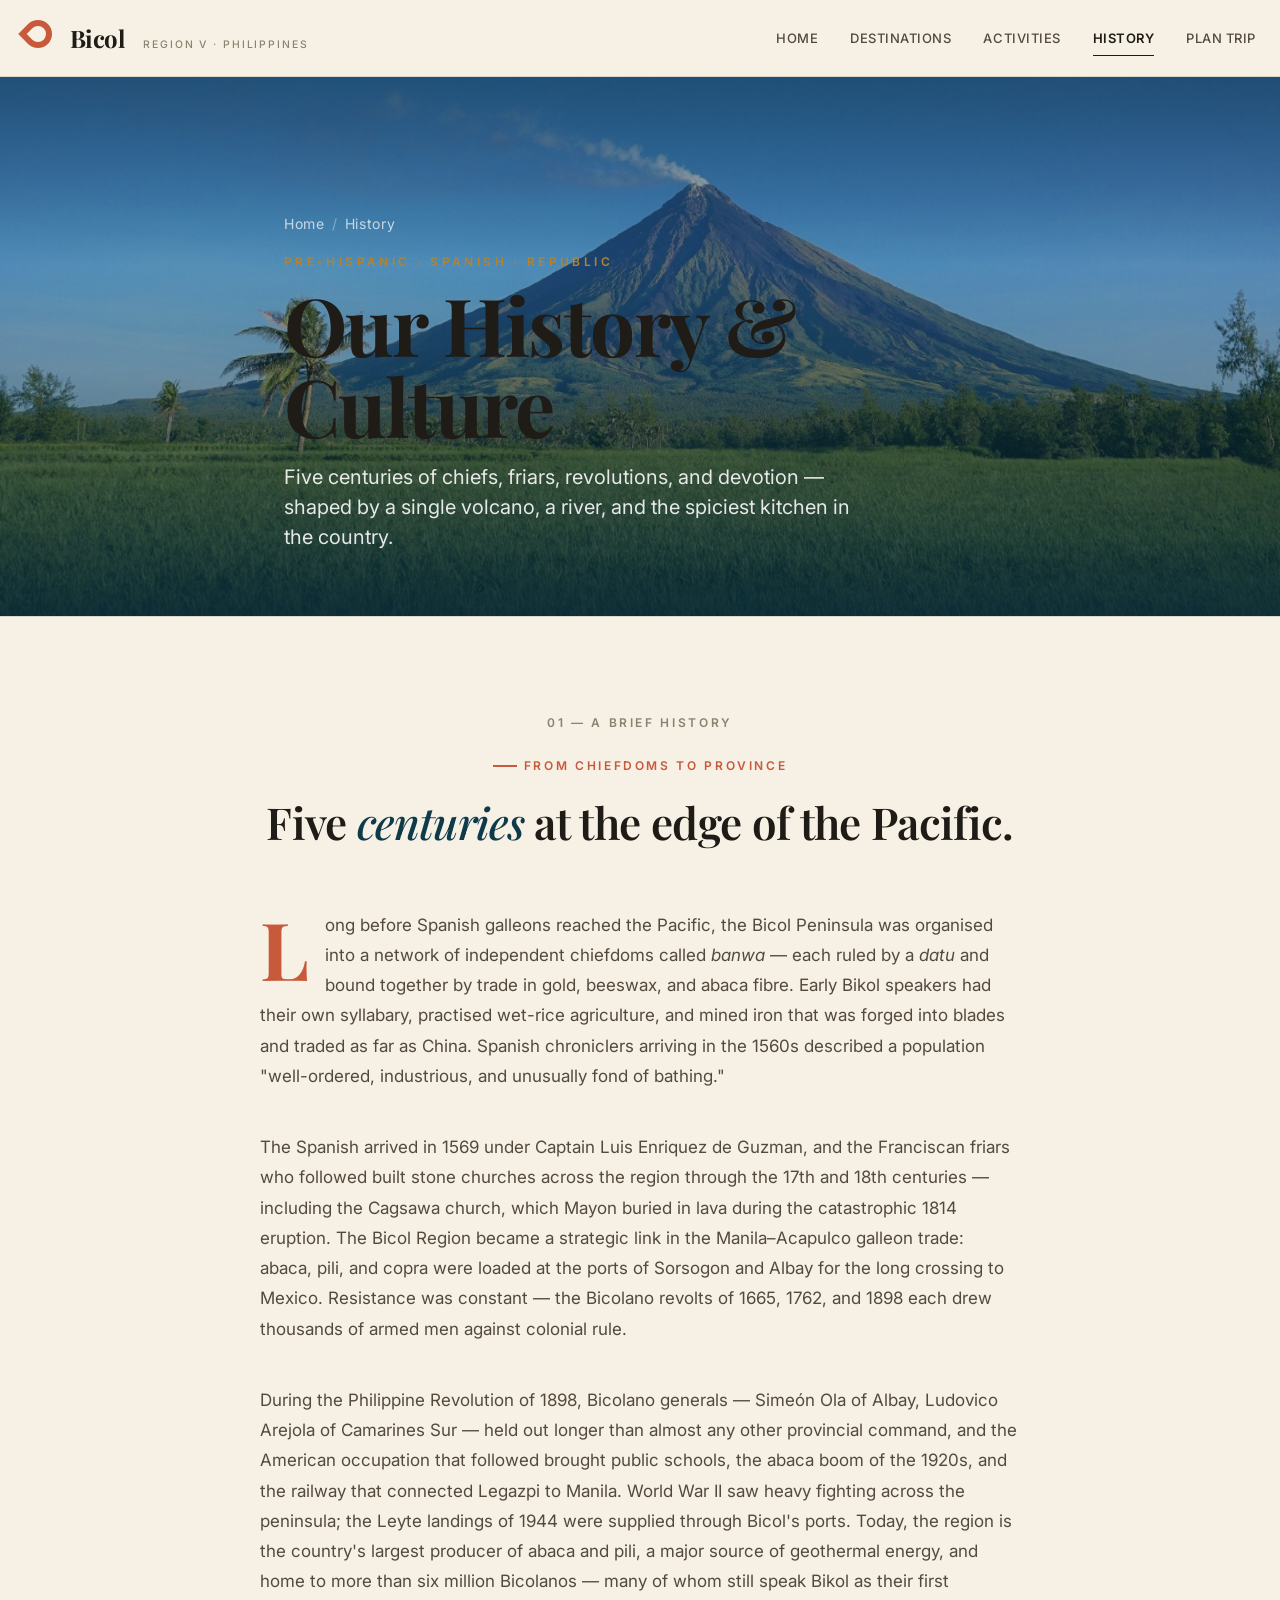
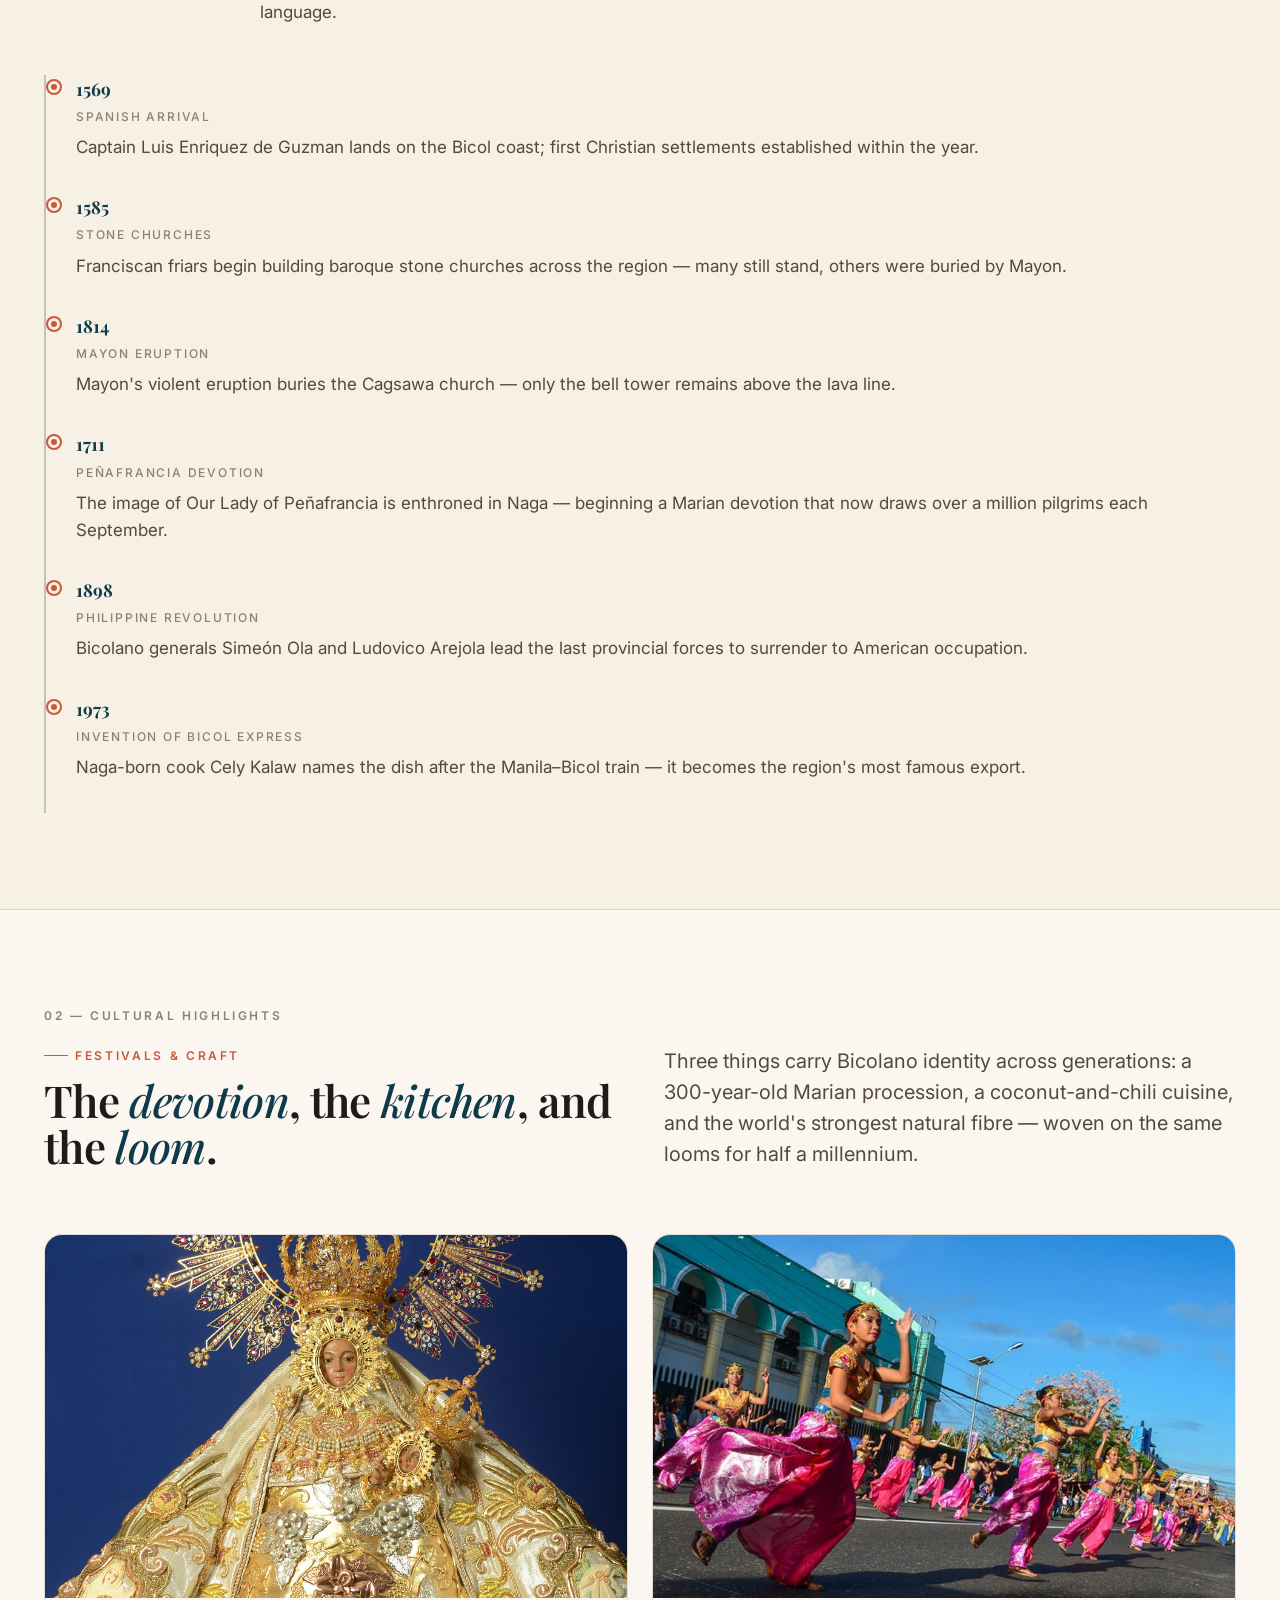
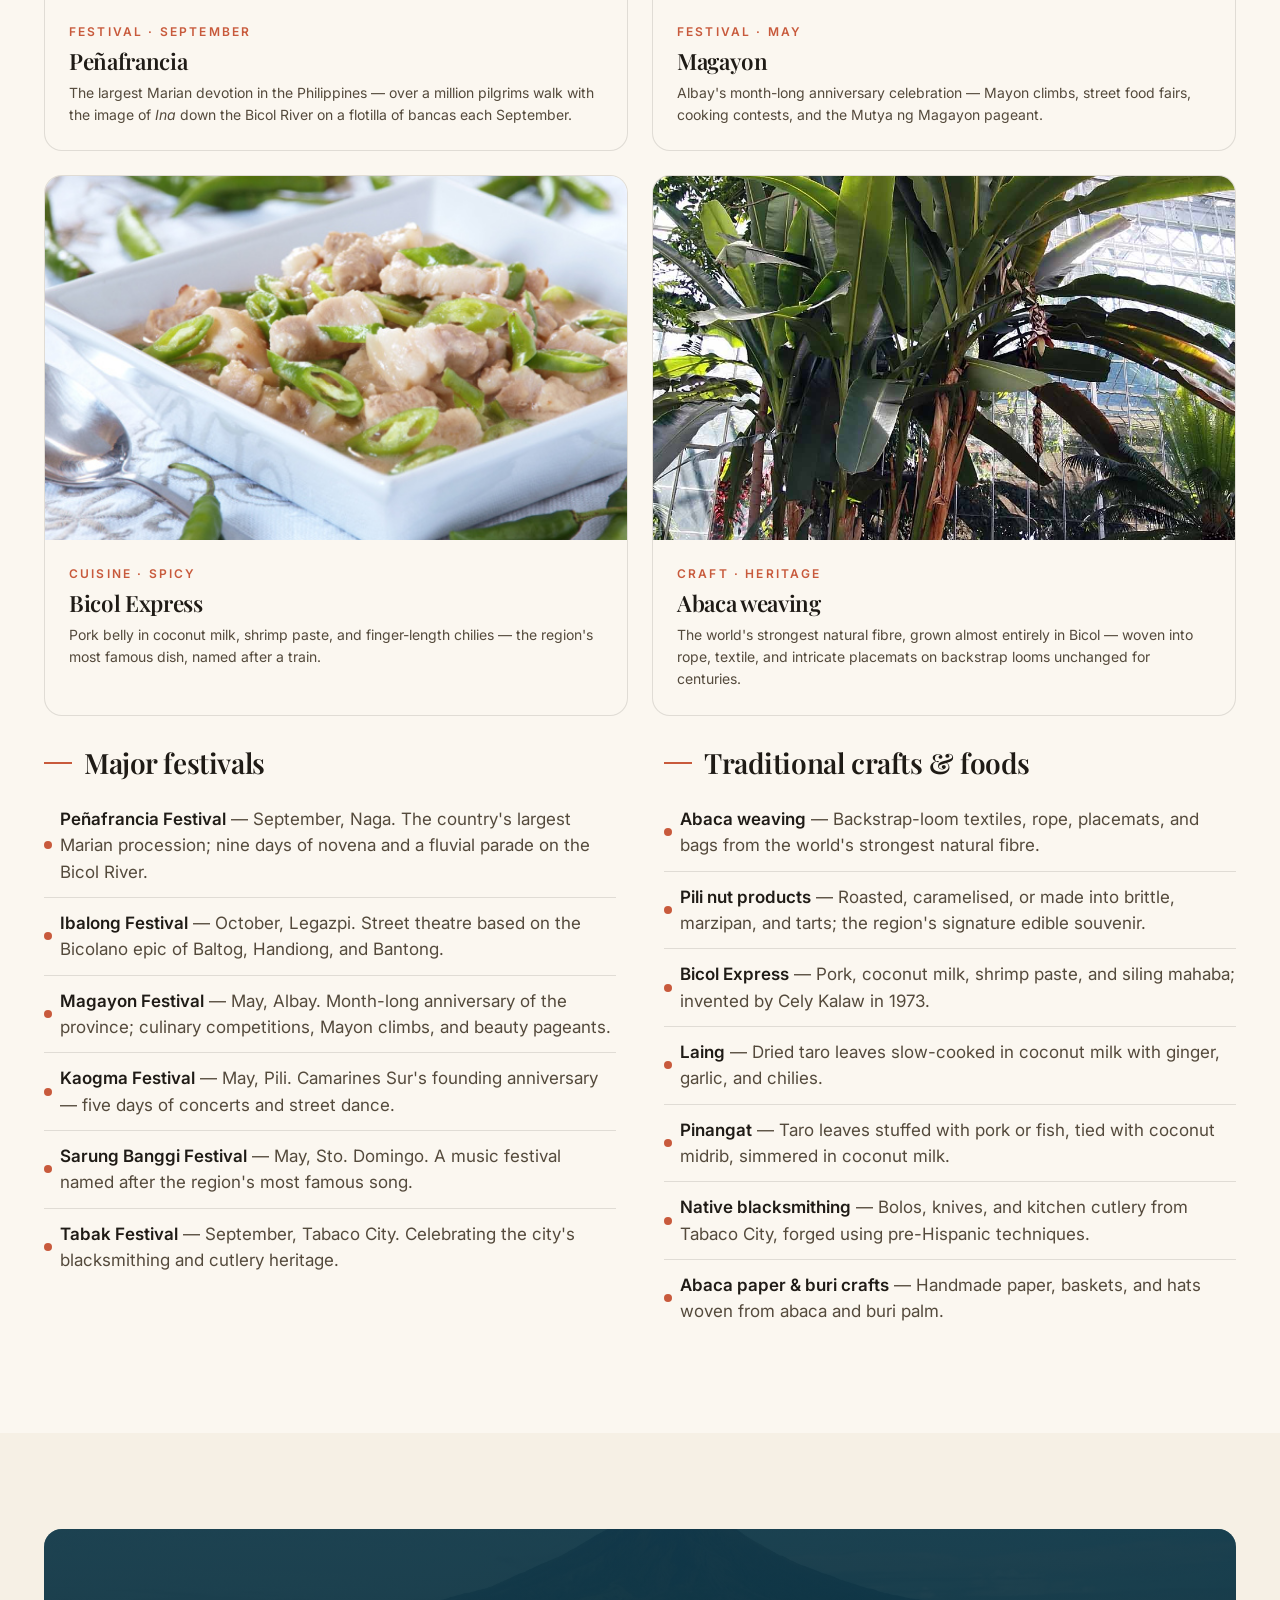
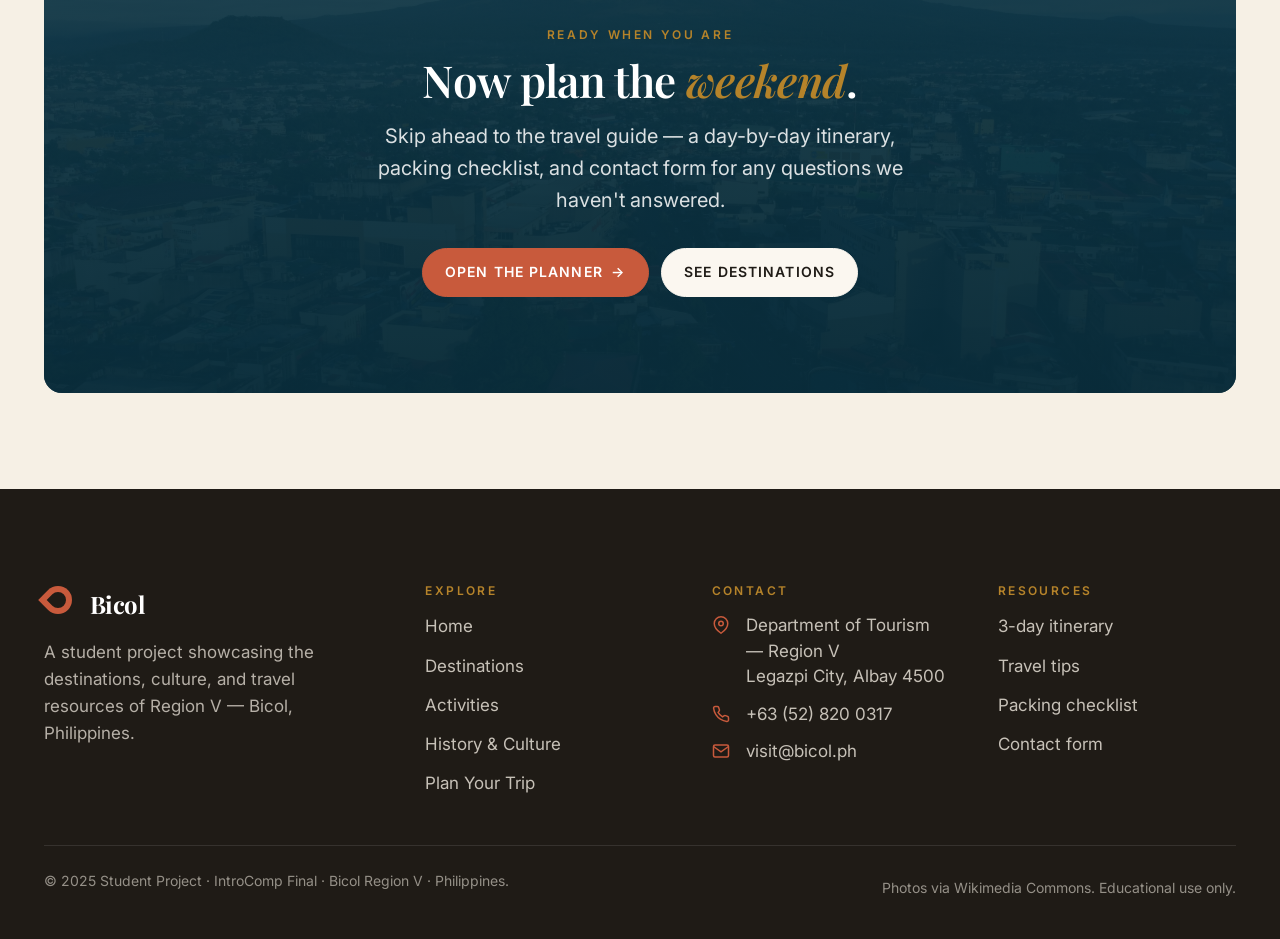
<file: history.html>
<!DOCTYPE html>
<html lang="en">
<head>
  <meta charset="UTF-8">
  <meta name="viewport" content="width=device-width, initial-scale=1.0">
  <meta name="description" content="The history and culture of Bicol Region, Philippines — from pre-Hispanic chiefdoms to the Peñafrancia devotion, festivals, crafts, and cuisine.">
  <meta name="author" content="Student">
  <title>Our History &amp; Culture · Bicol Region</title>

  <!-- Google Fonts -->
  <link rel="preconnect" href="https://fonts.googleapis.com">
  <link rel="preconnect" href="https://fonts.gstatic.com" crossorigin>
  <link href="https://fonts.googleapis.com/css2?family=Playfair+Display:ital,wght@0,400;0,500;0,600;0,700;1,400;1,500;1,600&family=Inter:wght@400;500;600;700&display=swap" rel="stylesheet">

  <!-- Stylesheet -->
  <link rel="stylesheet" href="style.css">
</head>
<body class="page-history">

  <a class="skip-link" href="#main">Skip to main content</a>

  <!-- ============================================================
       SITE HEADER
       ============================================================ -->
  <header class="site-header">
    <div class="site-header__inner">
      <a class="brand" href="index.html" aria-label="Bicol Travel — home">
        <span class="brand__mark" aria-hidden="true"></span>
        Bicol
        <span class="brand__small">Region V · Philippines</span>
      </a>

      <input type="checkbox" id="nav-toggle" class="nav-toggle" aria-hidden="true">
      <label for="nav-toggle" class="nav-toggle-label" aria-label="Toggle navigation">
        <span></span><span></span><span></span>
      </label>

      <nav class="nav" aria-label="Primary">
        <ul class="nav-list">
          <li><a class="nav-link" href="index.html">Home</a></li>
          <li><a class="nav-link" href="destinations.html">Destinations</a></li>
          <li><a class="nav-link" href="activities.html">Activities</a></li>
          <li><a class="nav-link" href="history.html">History</a></li>
          <li><a class="nav-link" href="plan-trip.html">Plan Trip</a></li>
        </ul>
      </nav>
    </div>
  </header>

  <main id="main">

    <!-- ============================================================
         PAGE HERO
         ============================================================ -->
    <section class="page-hero" aria-labelledby="page-title">
      <div class="page-hero__media">
        <img src="bicol-region.jpg"
             alt="A view across the Bicol Region — rural green hills and distant mountains"
             fetchpriority="high">
      </div>
      <div class="container page-hero__content">
        <nav class="breadcrumb" aria-label="Breadcrumb">
          <a href="index.html">Home</a>
          <span class="breadcrumb__sep">/</span>
          <span aria-current="page">History</span>
        </nav>
        <p class="page-hero__eyebrow">Pre-Hispanic · Spanish · Republic</p>
        <h1 class="page-hero__title" id="page-title">Our History &amp; Culture</h1>
        <p class="page-hero__lede">
          Five centuries of chiefs, friars, revolutions, and devotion —
          shaped by a single volcano, a river, and the spiciest kitchen in the
          country.
        </p>
      </div>
    </section>

    <!-- ============================================================
         BRIEF HISTORY  ·  narrative paragraphs
         ============================================================ -->
    <section class="section" aria-labelledby="history-heading">
      <div class="container">
        <div class="section-header section-header--centered">
          <p class="section-header__index">01 — A brief history</p>
          <p class="section-header__eyebrow">From chiefdoms to province</p>
          <h2 class="section-header__title" id="history-heading">
            Five <em>centuries</em> at the edge of the Pacific.
          </h2>
        </div>

        <div class="history-body">
          <p>
            Long before Spanish galleons reached the Pacific, the Bicol Peninsula
            was organised into a network of independent chiefdoms called
            <em>banwa</em> — each ruled by a <em>datu</em> and bound together by
            trade in gold, beeswax, and abaca fibre. Early Bikol speakers had
            their own syllabary, practised wet-rice agriculture, and mined iron
            that was forged into blades and traded as far as China. Spanish
            chroniclers arriving in the 1560s described a population "well-ordered,
            industrious, and unusually fond of bathing."
          </p>

          <p>
            The Spanish arrived in 1569 under Captain Luis Enriquez de Guzman,
            and the Franciscan friars who followed built stone churches across
            the region through the 17th and 18th centuries — including the
            Cagsawa church, which Mayon buried in lava during the catastrophic
            1814 eruption. The Bicol Region became a strategic link in the
            Manila–Acapulco galleon trade: abaca, pili, and copra were loaded
            at the ports of Sorsogon and Albay for the long crossing to Mexico.
            Resistance was constant — the Bicolano revolts of 1665, 1762, and
            1898 each drew thousands of armed men against colonial rule.
          </p>

          <p>
            During the Philippine Revolution of 1898, Bicolano generals —
            Simeón Ola of Albay, Ludovico Arejola of Camarines Sur — held out
            longer than almost any other provincial command, and the American
            occupation that followed brought public schools, the abaca boom of
            the 1920s, and the railway that connected Legazpi to Manila. World
            War II saw heavy fighting across the peninsula; the Leyte landings
            of 1944 were supplied through Bicol's ports. Today, the region is
            the country's largest producer of abaca and pili, a major source of
            geothermal energy, and home to more than six million Bicolanos —
            many of whom still speak Bikol as their first language.
          </p>
        </div>

        <!-- Timeline of key dates -->
        <div class="timeline" aria-label="Timeline of Bicol history">
          <div class="timeline__item">
            <div class="timeline__year">1569</div>
            <div class="timeline__label">Spanish arrival</div>
            <p class="timeline__desc">Captain Luis Enriquez de Guzman lands on the Bicol coast; first Christian settlements established within the year.</p>
          </div>
          <div class="timeline__item">
            <div class="timeline__year">1585</div>
            <div class="timeline__label">Stone churches</div>
            <p class="timeline__desc">Franciscan friars begin building baroque stone churches across the region — many still stand, others were buried by Mayon.</p>
          </div>
          <div class="timeline__item">
            <div class="timeline__year">1814</div>
            <div class="timeline__label">Mayon eruption</div>
            <p class="timeline__desc">Mayon's violent eruption buries the Cagsawa church — only the bell tower remains above the lava line.</p>
          </div>
          <div class="timeline__item">
            <div class="timeline__year">1711</div>
            <div class="timeline__label">Peñafrancia devotion</div>
            <p class="timeline__desc">The image of Our Lady of Peñafrancia is enthroned in Naga — beginning a Marian devotion that now draws over a million pilgrims each September.</p>
          </div>
          <div class="timeline__item">
            <div class="timeline__year">1898</div>
            <div class="timeline__label">Philippine Revolution</div>
            <p class="timeline__desc">Bicolano generals Simeón Ola and Ludovico Arejola lead the last provincial forces to surrender to American occupation.</p>
          </div>
          <div class="timeline__item">
            <div class="timeline__year">1973</div>
            <div class="timeline__label">Invention of Bicol Express</div>
            <p class="timeline__desc">Naga-born cook Cely Kalaw names the dish after the Manila–Bicol train — it becomes the region's most famous export.</p>
          </div>
        </div>
      </div>
    </section>

    <hr class="rule">

    <!-- ============================================================
         CULTURAL HIGHLIGHTS  ·  festivals + crafts/foods
         ============================================================ -->
    <section class="section section--alt" aria-labelledby="culture-heading">
      <div class="container">
        <div class="section-header section-header--split">
          <div>
            <p class="section-header__index">02 — Cultural highlights</p>
            <p class="section-header__eyebrow">Festivals &amp; craft</p>
            <h2 class="section-header__title" id="culture-heading">
              The <em>devotion</em>, the <em>kitchen</em>, and the <em>loom</em>.
            </h2>
          </div>
          <p class="section-header__lede">
            Three things carry Bicolano identity across generations: a 300-year-old
            Marian procession, a coconut-and-chili cuisine, and the world's strongest
            natural fibre — woven on the same looms for half a millennium.
          </p>
        </div>

        <!-- Feature cards -->
        <div class="culture-grid">

          <article class="culture-card">
            <div class="culture-card__media">
              <img src="penafrancia-festival.jpg"
                   alt="Devotees and a flower-decked carriage of Our Lady of Peñafrancia in the streets of Naga">
            </div>
            <div class="culture-card__body">
              <p class="culture-card__tag">Festival · September</p>
              <h3 class="culture-card__title">Peñafrancia</h3>
              <p class="culture-card__desc">
                The largest Marian devotion in the Philippines — over a million
                pilgrims walk with the image of <em>Ina</em> down the Bicol
                River on a flotilla of bancas each September.
              </p>
            </div>
          </article>

          <article class="culture-card">
            <div class="culture-card__media">
              <img src="magayon-festival.jpg"
                   alt="Street performers in traditional costume at the Magayon Festival in Albay">
            </div>
            <div class="culture-card__body">
              <p class="culture-card__tag">Festival · May</p>
              <h3 class="culture-card__title">Magayon</h3>
              <p class="culture-card__desc">
                Albay's month-long anniversary celebration — Mayon climbs, street
                food fairs, cooking contests, and the Mutya ng Magayon pageant.
              </p>
            </div>
          </article>

          <article class="culture-card">
            <div class="culture-card__media">
              <img src="bicol-express.jpg"
                   alt="Bicol Express, pork in coconut milk and chilies, served in a bowl">
            </div>
            <div class="culture-card__body">
              <p class="culture-card__tag">Cuisine · Spicy</p>
              <h3 class="culture-card__title">Bicol Express</h3>
              <p class="culture-card__desc">
                Pork belly in coconut milk, shrimp paste, and finger-length
                chilies — the region's most famous dish, named after a train.
              </p>
            </div>
          </article>

          <article class="culture-card">
            <div class="culture-card__media">
              <img src="abaca-weaving.jpg"
                   alt="Hands weaving abaca fibre into textile on a traditional loom">
            </div>
            <div class="culture-card__body">
              <p class="culture-card__tag">Craft · Heritage</p>
              <h3 class="culture-card__title">Abaca weaving</h3>
              <p class="culture-card__desc">
                The world's strongest natural fibre, grown almost entirely in
                Bicol — woven into rope, textile, and intricate placemats on
                backstrap looms unchanged for centuries.
              </p>
            </div>
          </article>

        </div>

        <!-- Plain lists: festivals and crafts/foods -->
        <div class="culture-lists">

          <div class="culture-list">
            <h3 class="culture-list__title">Major festivals</h3>
            <ul>
              <li><strong>Peñafrancia Festival</strong> — September, Naga. The country's largest Marian procession; nine days of novena and a fluvial parade on the Bicol River.</li>
              <li><strong>Ibalong Festival</strong> — October, Legazpi. Street theatre based on the Bicolano epic of Baltog, Handiong, and Bantong.</li>
              <li><strong>Magayon Festival</strong> — May, Albay. Month-long anniversary of the province; culinary competitions, Mayon climbs, and beauty pageants.</li>
              <li><strong>Kaogma Festival</strong> — May, Pili. Camarines Sur's founding anniversary — five days of concerts and street dance.</li>
              <li><strong>Sarung Banggi Festival</strong> — May, Sto. Domingo. A music festival named after the region's most famous song.</li>
              <li><strong>Tabak Festival</strong> — September, Tabaco City. Celebrating the city's blacksmithing and cutlery heritage.</li>
            </ul>
          </div>

          <div class="culture-list">
            <h3 class="culture-list__title">Traditional crafts &amp; foods</h3>
            <ul>
              <li><strong>Abaca weaving</strong> — Backstrap-loom textiles, rope, placemats, and bags from the world's strongest natural fibre.</li>
              <li><strong>Pili nut products</strong> — Roasted, caramelised, or made into brittle, marzipan, and tarts; the region's signature edible souvenir.</li>
              <li><strong>Bicol Express</strong> — Pork, coconut milk, shrimp paste, and siling mahaba; invented by Cely Kalaw in 1973.</li>
              <li><strong>Laing</strong> — Dried taro leaves slow-cooked in coconut milk with ginger, garlic, and chilies.</li>
              <li><strong>Pinangat</strong> — Taro leaves stuffed with pork or fish, tied with coconut midrib, simmered in coconut milk.</li>
              <li><strong>Native blacksmithing</strong> — Bolos, knives, and kitchen cutlery from Tabaco City, forged using pre-Hispanic techniques.</li>
              <li><strong>Abaca paper &amp; buri crafts</strong> — Handmade paper, baskets, and hats woven from abaca and buri palm.</li>
            </ul>
          </div>

        </div>

      </div>
    </section>

    <!-- ============================================================
         CTA
         ============================================================ -->
    <section class="section">
      <div class="container">
        <div class="cta">
          <div class="cta__bg" aria-hidden="true">
            <img src="legazpi-city.jpg" alt="">
          </div>
          <p class="cta__eyebrow">Ready when you are</p>
          <h2 class="cta__title">
            Now plan the <em>weekend</em>.
          </h2>
          <p class="cta__lede">
            Skip ahead to the travel guide — a day-by-day itinerary, packing
            checklist, and contact form for any questions we haven't answered.
          </p>
          <div class="cta__actions">
            <a class="btn btn--terracotta" href="plan-trip.html">
              Open the planner <span class="arrow" aria-hidden="true">→</span>
            </a>
            <a class="btn btn--light" href="destinations.html">See destinations</a>
          </div>
        </div>
      </div>
    </section>

  </main>

  <!-- ============================================================
       FOOTER
       ============================================================ -->
  <footer class="site-footer">
    <div class="container">
      <div class="site-footer__top">
        <div class="site-footer__brand">
          <a class="brand" href="index.html">
            <span class="brand__mark" aria-hidden="true"></span>
            Bicol
          </a>
          <p class="site-footer__tagline">
            A student project showcasing the destinations, culture, and travel
            resources of Region V — Bicol, Philippines.
          </p>
        </div>

        <div class="footer-col">
          <h4>Explore</h4>
          <ul>
            <li><a href="index.html">Home</a></li>
            <li><a href="destinations.html">Destinations</a></li>
            <li><a href="activities.html">Activities</a></li>
            <li><a href="history.html">History &amp; Culture</a></li>
            <li><a href="plan-trip.html">Plan Your Trip</a></li>
          </ul>
        </div>

        <div class="footer-col">
          <h4>Contact</h4>
          <ul class="footer-contact">
            <li>
              <svg viewBox="0 0 24 24" fill="none" stroke="currentColor" stroke-width="2" aria-hidden="true">
                <path d="M21 10c0 7-9 13-9 13s-9-6-9-13a9 9 0 0118 0z"/>
                <circle cx="12" cy="10" r="3"/>
              </svg>
              <span>Department of Tourism — Region V<br>Legazpi City, Albay 4500</span>
            </li>
            <li>
              <svg viewBox="0 0 24 24" fill="none" stroke="currentColor" stroke-width="2" aria-hidden="true">
                <path d="M22 16.92v3a2 2 0 01-2.18 2 19.79 19.79 0 01-8.63-3.07 19.5 19.5 0 01-6-6 19.79 19.79 0 01-3.07-8.67A2 2 0 014.11 2h3a2 2 0 012 1.72c.13.81.36 1.6.7 2.34a2 2 0 01-.45 2.11L8.09 9.91a16 16 0 006 6l1.74-1.27a2 2 0 012.11-.45c.74.34 1.53.57 2.34.7A2 2 0 0122 16.92z"/>
              </svg>
              <span>+63 (52) 820 0317</span>
            </li>
            <li>
              <svg viewBox="0 0 24 24" fill="none" stroke="currentColor" stroke-width="2" aria-hidden="true">
                <path d="M4 4h16c1.1 0 2 .9 2 2v12c0 1.1-.9 2-2 2H4c-1.1 0-2-.9-2-2V6c0-1.1.9-2 2-2z"/>
                <polyline points="22,6 12,13 2,6"/>
              </svg>
              <span>visit@bicol.ph</span>
            </li>
          </ul>
        </div>

        <div class="footer-col">
          <h4>Resources</h4>
          <ul>
            <li><a href="plan-trip.html#itinerary">3-day itinerary</a></li>
            <li><a href="plan-trip.html#tips">Travel tips</a></li>
            <li><a href="plan-trip.html#packing">Packing checklist</a></li>
            <li><a href="plan-trip.html#contact-form">Contact form</a></li>
          </ul>
        </div>
      </div>

      <div class="site-footer__bottom">
        <p>&copy; 2025 Student Project · IntroComp Final · Bicol Region V · Philippines.</p>
        <p>Photos via Wikimedia Commons. Educational use only.</p>
      </div>
    </div>
  </footer>

</body>
</html>
</file>
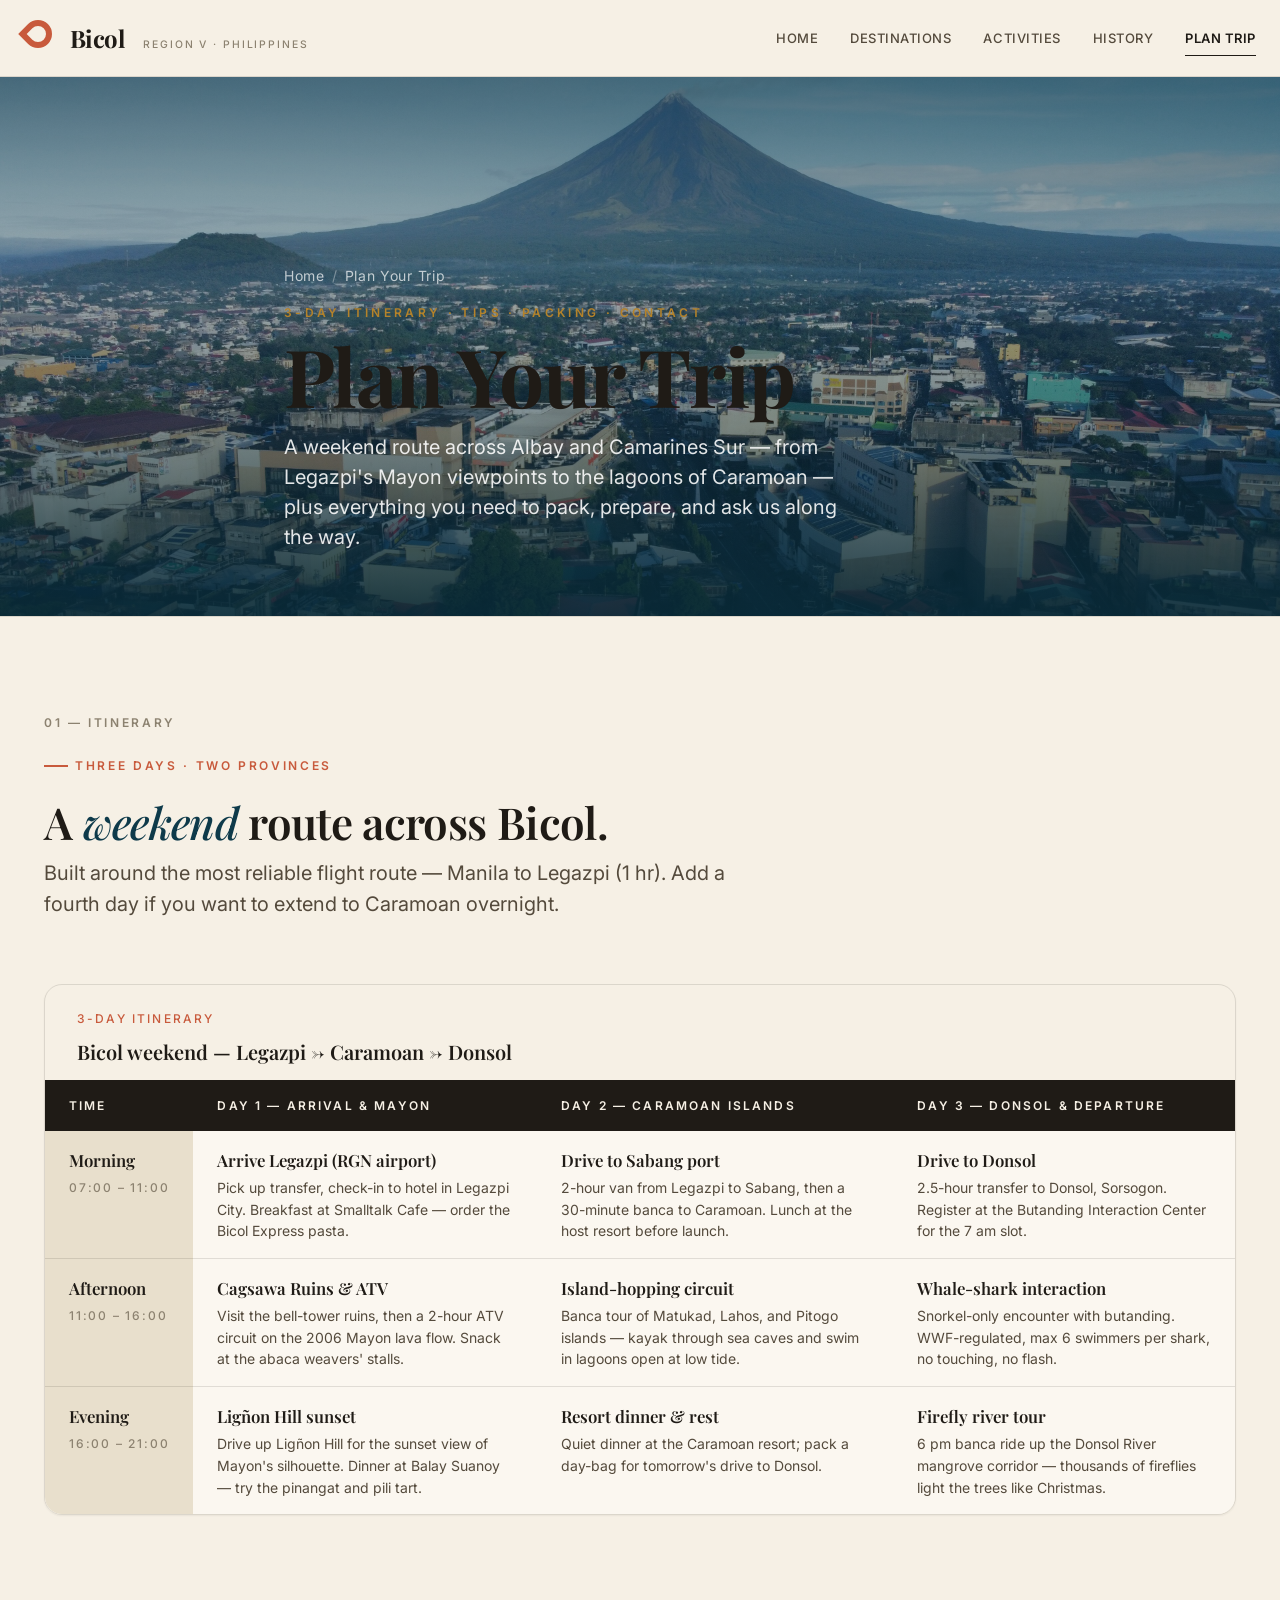
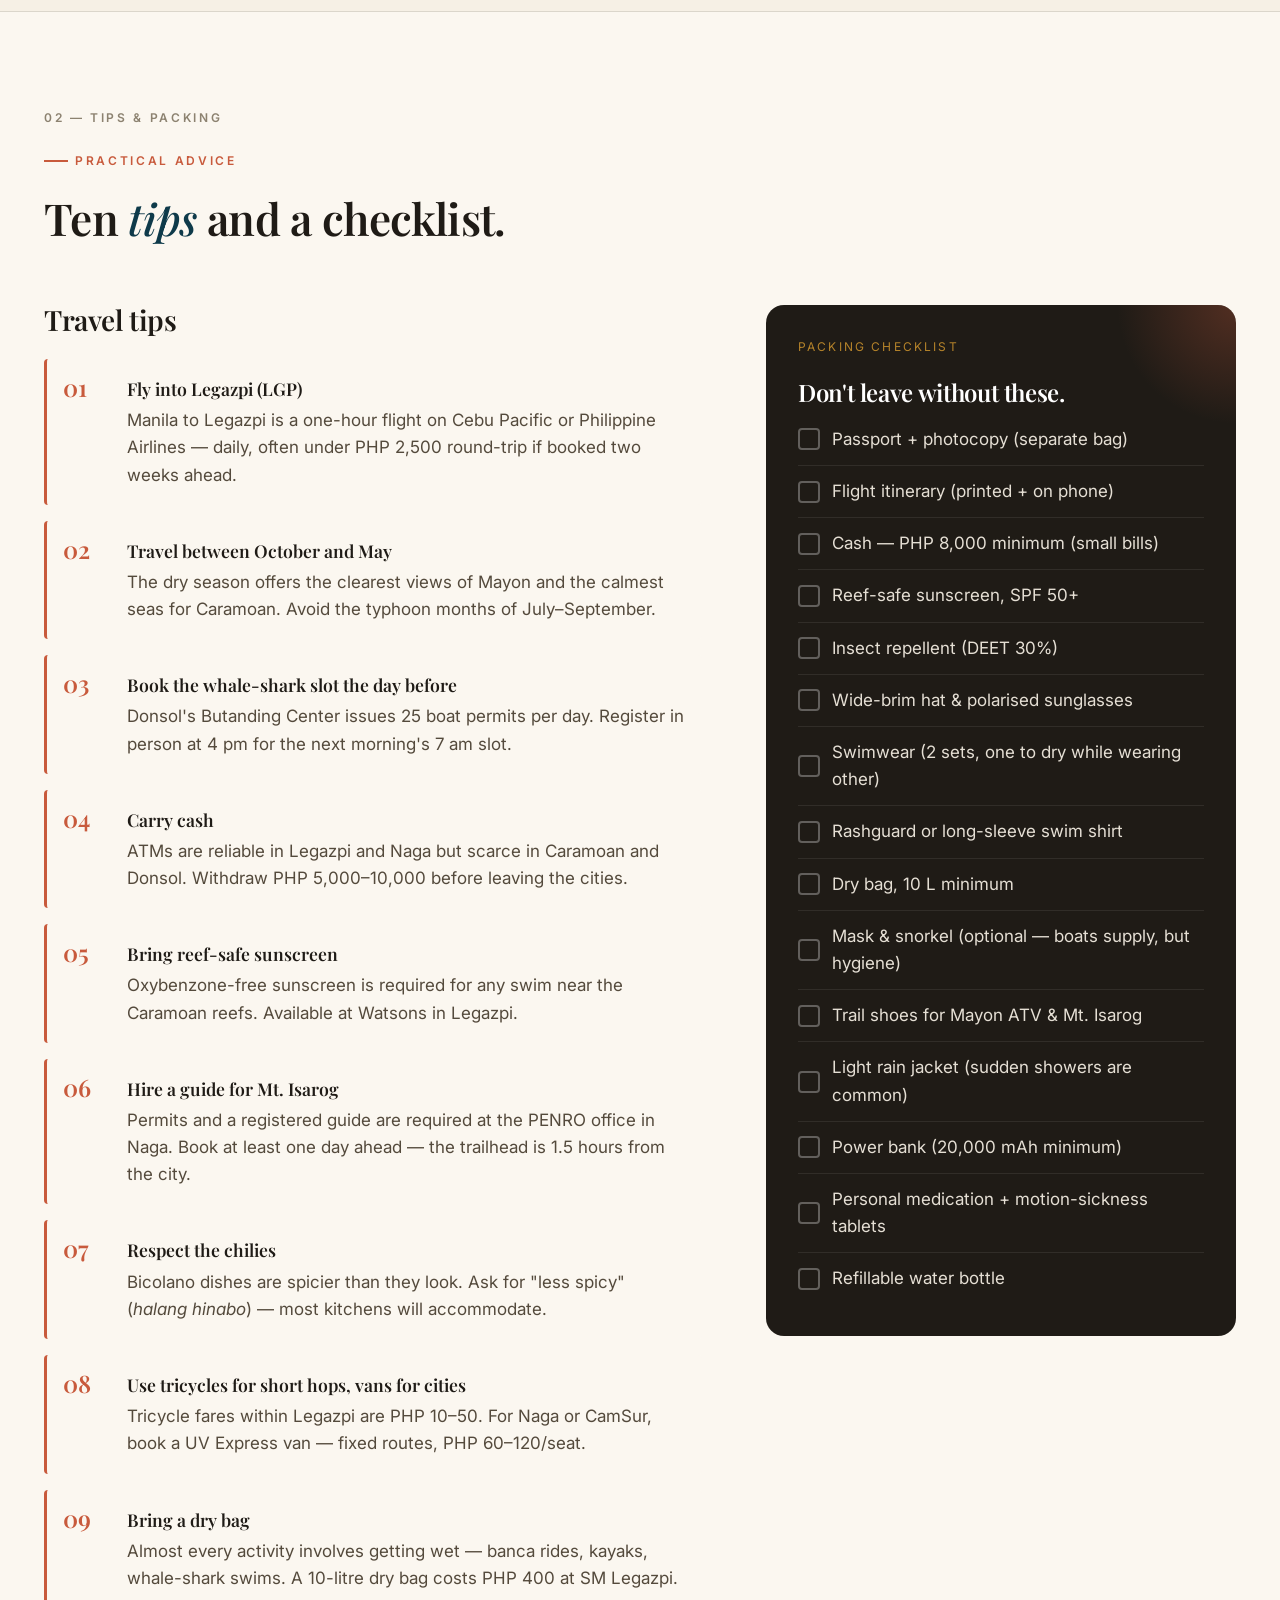
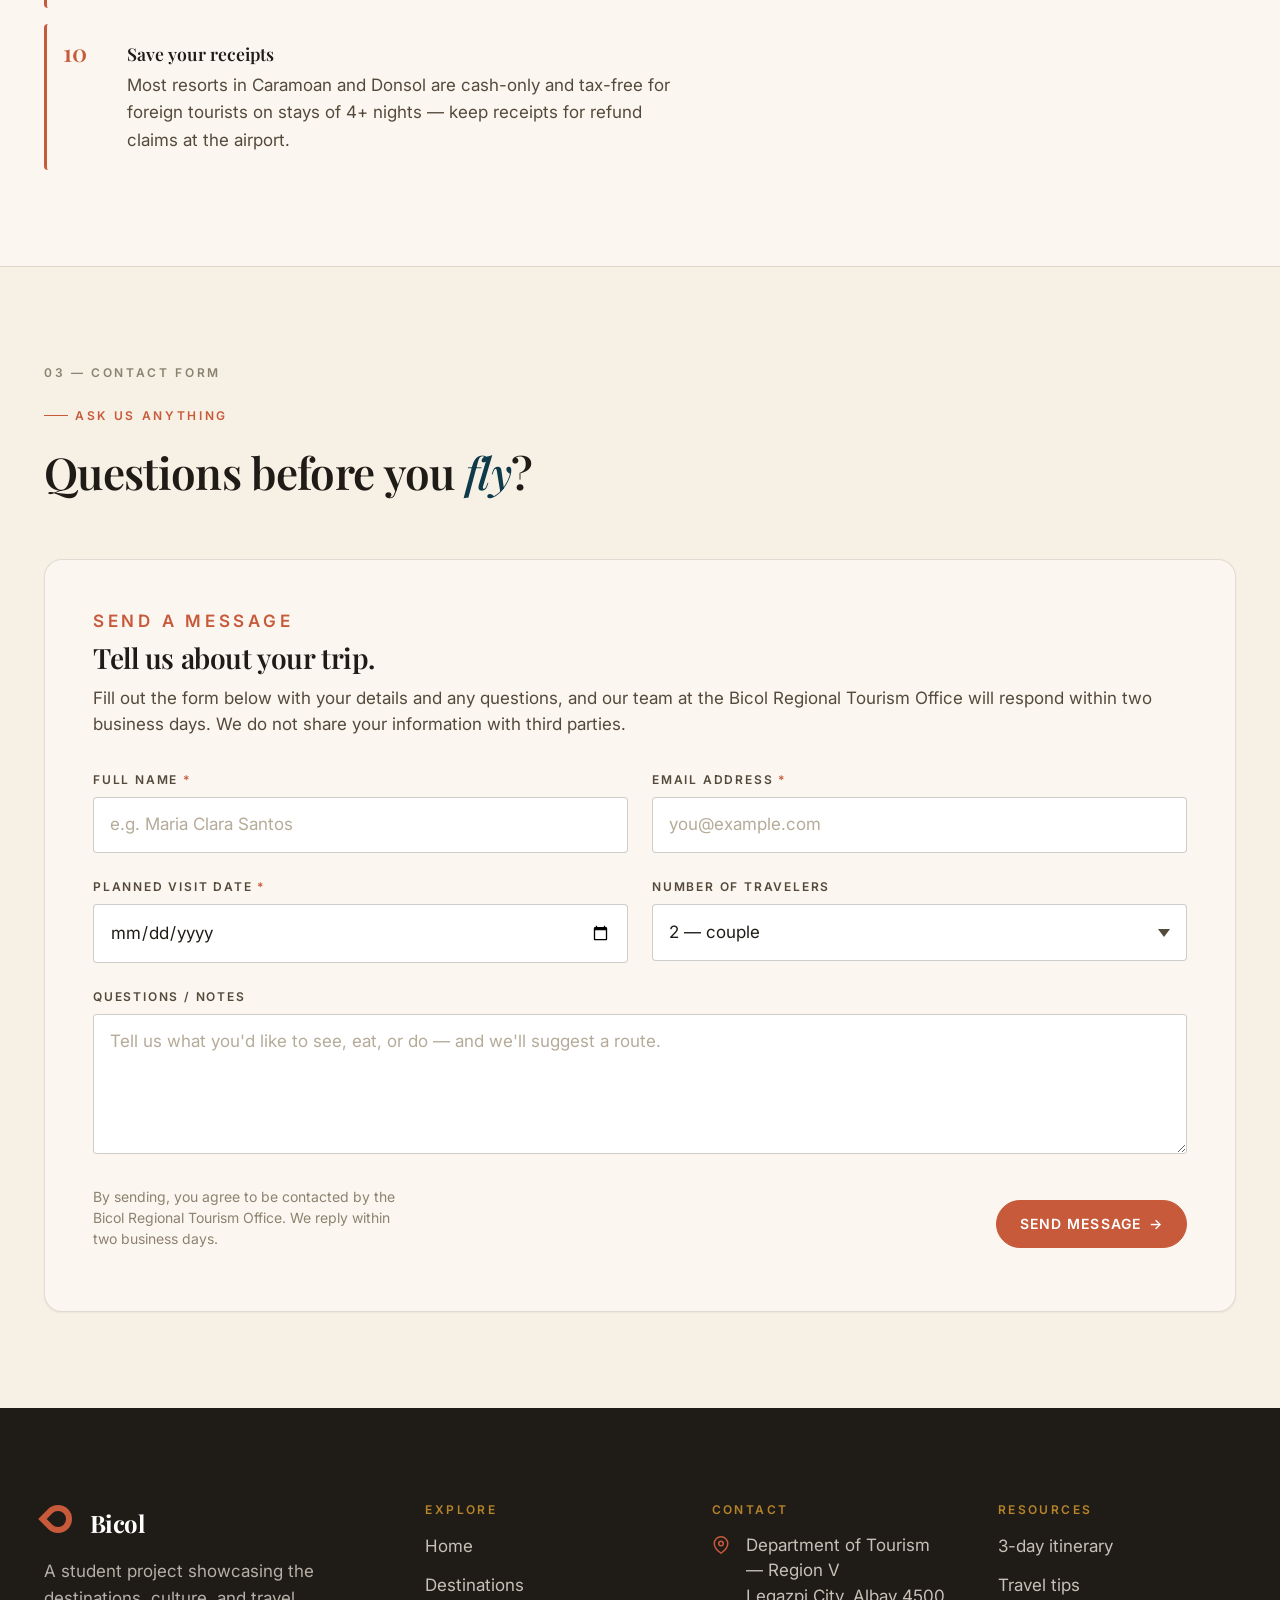
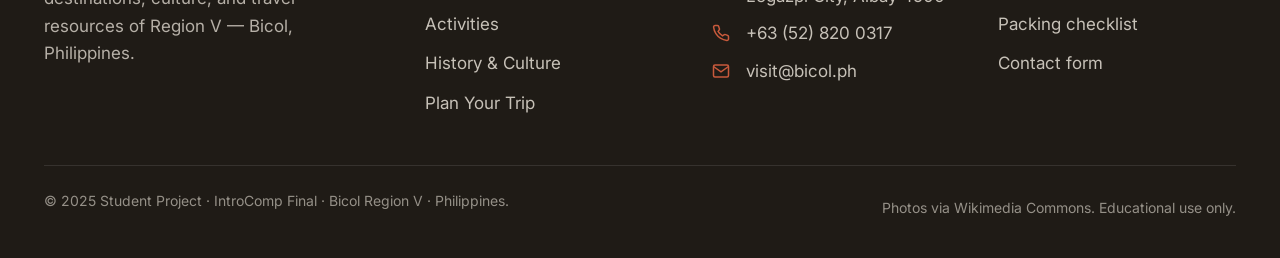
<file: plan-trip.html>
<!DOCTYPE html>
<html lang="en">
<head>
  <meta charset="UTF-8">
  <meta name="viewport" content="width=device-width, initial-scale=1.0">
  <meta name="description" content="Plan your trip to Bicol Region — a 3-day itinerary, travel tips, packing checklist, and a contact form for any questions.">
  <meta name="author" content="Student">
  <title>Plan Your Trip · Bicol Region</title>

  <!-- Google Fonts -->
  <link rel="preconnect" href="https://fonts.googleapis.com">
  <link rel="preconnect" href="https://fonts.gstatic.com" crossorigin>
  <link href="https://fonts.googleapis.com/css2?family=Playfair+Display:ital,wght@0,400;0,500;0,600;0,700;1,400;1,500;1,600&family=Inter:wght@400;500;600;700&display=swap" rel="stylesheet">

  <!-- Stylesheet -->
  <link rel="stylesheet" href="style.css">
</head>
<body class="page-plan">

  <a class="skip-link" href="#main">Skip to main content</a>

  <!-- ============================================================
       SITE HEADER
       ============================================================ -->
  <header class="site-header">
    <div class="site-header__inner">
      <a class="brand" href="index.html" aria-label="Bicol Travel — home">
        <span class="brand__mark" aria-hidden="true"></span>
        Bicol
        <span class="brand__small">Region V · Philippines</span>
      </a>

      <input type="checkbox" id="nav-toggle" class="nav-toggle" aria-hidden="true">
      <label for="nav-toggle" class="nav-toggle-label" aria-label="Toggle navigation">
        <span></span><span></span><span></span>
      </label>

      <nav class="nav" aria-label="Primary">
        <ul class="nav-list">
          <li><a class="nav-link" href="index.html">Home</a></li>
          <li><a class="nav-link" href="destinations.html">Destinations</a></li>
          <li><a class="nav-link" href="activities.html">Activities</a></li>
          <li><a class="nav-link" href="history.html">History</a></li>
          <li><a class="nav-link" href="plan-trip.html">Plan Trip</a></li>
        </ul>
      </nav>
    </div>
  </header>

  <main id="main">

    <!-- ============================================================
         PAGE HERO
         ============================================================ -->
    <section class="page-hero" aria-labelledby="page-title">
      <div class="page-hero__media">
        <img src="legazpi-city.jpg"
             alt="Aerial view of Legazpi City with Mayon Volcano in the background"
             fetchpriority="high">
      </div>
      <div class="container page-hero__content">
        <nav class="breadcrumb" aria-label="Breadcrumb">
          <a href="index.html">Home</a>
          <span class="breadcrumb__sep">/</span>
          <span aria-current="page">Plan Your Trip</span>
        </nav>
        <p class="page-hero__eyebrow">3-day itinerary · Tips · Packing · Contact</p>
        <h1 class="page-hero__title" id="page-title">Plan Your Trip</h1>
        <p class="page-hero__lede">
          A weekend route across Albay and Camarines Sur — from Legazpi's Mayon
          viewpoints to the lagoons of Caramoan — plus everything you need to
          pack, prepare, and ask us along the way.
        </p>
      </div>
    </section>

    <!-- ============================================================
         3-DAY ITINERARY  ·  table format (rubric requirement)
         ============================================================ -->
    <section class="section" id="itinerary" aria-labelledby="itin-heading">
      <div class="container">
        <div class="section-header">
          <p class="section-header__index">01 — Itinerary</p>
          <p class="section-header__eyebrow">Three days · Two provinces</p>
          <h2 class="section-header__title" id="itin-heading">
            A <em>weekend</em> route across Bicol.
          </h2>
          <p class="section-header__lede">
            Built around the most reliable flight route — Manila to Legazpi (1 hr).
            Add a fourth day if you want to extend to Caramoan overnight.
          </p>
        </div>

        <div class="itinerary-wrap">
          <table class="itinerary">
            <caption>
              <span>3-day itinerary</span>
              Bicol weekend — Legazpi → Caramoan → Donsol
            </caption>
            <thead>
              <tr>
                <th scope="col">Time</th>
                <th scope="col">Day 1 — Arrival &amp; Mayon</th>
                <th scope="col">Day 2 — Caramoan Islands</th>
                <th scope="col">Day 3 — Donsol &amp; Departure</th>
              </tr>
            </thead>
            <tbody>
              <tr>
                <th scope="row">Morning<span>07:00 – 11:00</span></th>
                <td>
                  <strong>Arrive Legazpi (RGN airport)</strong>
                  Pick up transfer, check-in to hotel in Legazpi City. Breakfast
                  at Smalltalk Cafe — order the Bicol Express pasta.
                </td>
                <td>
                  <strong>Drive to Sabang port</strong>
                  2-hour van from Legazpi to Sabang, then a 30-minute banca to
                  Caramoan. Lunch at the host resort before launch.
                </td>
                <td>
                  <strong>Drive to Donsol</strong>
                  2.5-hour transfer to Donsol, Sorsogon. Register at the
                  Butanding Interaction Center for the 7 am slot.
                </td>
              </tr>
              <tr>
                <th scope="row">Afternoon<span>11:00 – 16:00</span></th>
                <td>
                  <strong>Cagsawa Ruins &amp; ATV</strong>
                  Visit the bell-tower ruins, then a 2-hour ATV circuit on the
                  2006 Mayon lava flow. Snack at the abaca weavers' stalls.
                </td>
                  <td>
                  <strong>Island-hopping circuit</strong>
                  Banca tour of Matukad, Lahos, and Pitogo islands — kayak
                  through sea caves and swim in lagoons open at low tide.
                </td>
                <td>
                  <strong>Whale-shark interaction</strong>
                  Snorkel-only encounter with butanding. WWF-regulated, max 6
                  swimmers per shark, no touching, no flash.
                </td>
              </tr>
              <tr>
                <th scope="row">Evening<span>16:00 – 21:00</span></th>
                <td>
                  <strong>Ligñon Hill sunset</strong>
                  Drive up Ligñon Hill for the sunset view of Mayon's silhouette.
                  Dinner at Balay Suanoy — try the pinangat and pili tart.
                </td>
                <td>
                  <strong>Resort dinner &amp; rest</strong>
                  Quiet dinner at the Caramoan resort; pack a day-bag for
                  tomorrow's drive to Donsol.
                </td>
                <td>
                  <strong>Firefly river tour</strong>
                  6 pm banca ride up the Donsol River mangrove corridor —
                  thousands of fireflies light the trees like Christmas.
                </td>
              </tr>
            </tbody>
          </table>
        </div>
      </div>
    </section>

    <hr class="rule">

    <!-- ============================================================
         TRAVEL TIPS  +  PACKING CHECKLIST (two-column)
         ============================================================ -->
    <section class="section section--alt" aria-labelledby="tips-heading">
      <div class="container">
        <div class="section-header">
          <p class="section-header__index">02 — Tips &amp; packing</p>
          <p class="section-header__eyebrow">Practical advice</p>
          <h2 class="section-header__title" id="tips-heading">
            Ten <em>tips</em> and a checklist.
          </h2>
        </div>

        <div class="plan-grid">

          <!-- Travel tips -->
          <div id="tips">
            <h3 style="font-size: var(--t-h3); margin-bottom: var(--space-5);">Travel tips</h3>
            <ul class="tips-list">
              <li class="tips-list__item">
                <span class="tips-list__num">01</span>
                <p class="tips-list__text">
                  <strong>Fly into Legazpi (LGP)</strong>
                  Manila to Legazpi is a one-hour flight on Cebu Pacific or
                  Philippine Airlines — daily, often under PHP 2,500 round-trip
                  if booked two weeks ahead.
                </p>
              </li>
              <li class="tips-list__item">
                <span class="tips-list__num">02</span>
                <p class="tips-list__text">
                  <strong>Travel between October and May</strong>
                  The dry season offers the clearest views of Mayon and the
                  calmest seas for Caramoan. Avoid the typhoon months of
                  July–September.
                </p>
              </li>
              <li class="tips-list__item">
                <span class="tips-list__num">03</span>
                <p class="tips-list__text">
                  <strong>Book the whale-shark slot the day before</strong>
                  Donsol's Butanding Center issues 25 boat permits per day.
                  Register in person at 4 pm for the next morning's 7 am slot.
                </p>
              </li>
              <li class="tips-list__item">
                <span class="tips-list__num">04</span>
                <p class="tips-list__text">
                  <strong>Carry cash</strong>
                  ATMs are reliable in Legazpi and Naga but scarce in Caramoan
                  and Donsol. Withdraw PHP 5,000–10,000 before leaving the cities.
                </p>
              </li>
              <li class="tips-list__item">
                <span class="tips-list__num">05</span>
                <p class="tips-list__text">
                  <strong>Bring reef-safe sunscreen</strong>
                  Oxybenzone-free sunscreen is required for any swim near the
                  Caramoan reefs. Available at Watsons in Legazpi.
                </p>
              </li>
              <li class="tips-list__item">
                <span class="tips-list__num">06</span>
                <p class="tips-list__text">
                  <strong>Hire a guide for Mt. Isarog</strong>
                  Permits and a registered guide are required at the PENRO office
                  in Naga. Book at least one day ahead — the trailhead is 1.5 hours
                  from the city.
                </p>
              </li>
              <li class="tips-list__item">
                <span class="tips-list__num">07</span>
                <p class="tips-list__text">
                  <strong>Respect the chilies</strong>
                  Bicolano dishes are spicier than they look. Ask for "less spicy"
                  (<em>halang hinabo</em>) — most kitchens will accommodate.
                </p>
              </li>
              <li class="tips-list__item">
                <span class="tips-list__num">08</span>
                <p class="tips-list__text">
                  <strong>Use tricycles for short hops, vans for cities</strong>
                  Tricycle fares within Legazpi are PHP 10–50. For Naga or
                  CamSur, book a UV Express van — fixed routes, PHP 60–120/seat.
                </p>
              </li>
              <li class="tips-list__item">
                <span class="tips-list__num">09</span>
                <p class="tips-list__text">
                  <strong>Bring a dry bag</strong>
                  Almost every activity involves getting wet — banca rides, kayaks,
                  whale-shark swims. A 10-litre dry bag costs PHP 400 at SM Legazpi.
                </p>
              </li>
              <li class="tips-list__item">
                <span class="tips-list__num">10</span>
                <p class="tips-list__text">
                  <strong>Save your receipts</strong>
                  Most resorts in Caramoan and Donsol are cash-only and tax-free
                  for foreign tourists on stays of 4+ nights — keep receipts for
                  refund claims at the airport.
                </p>
              </li>
            </ul>
          </div>

          <!-- Packing checklist (CSS-only checkbox hack) -->
          <aside class="checklist" id="packing" aria-labelledby="packing-title">
            <p class="checklist__sub">Packing checklist</p>
            <h3 class="checklist__title" id="packing-title">Don't leave without these.</h3>
            <ul>
              <li>
                <label>
                  <input type="checkbox" name="pack" value="passport">
                  <span>Passport + photocopy (separate bag)</span>
                </label>
              </li>
              <li>
                <label>
                  <input type="checkbox" name="pack" value="tickets">
                  <span>Flight itinerary (printed + on phone)</span>
                </label>
              </li>
              <li>
                <label>
                  <input type="checkbox" name="pack" value="cash">
                  <span>Cash — PHP 8,000 minimum (small bills)</span>
                </label>
              </li>
              <li>
                <label>
                  <input type="checkbox" name="pack" value="reef-sunscreen">
                  <span>Reef-safe sunscreen, SPF 50+</span>
                </label>
              </li>
              <li>
                <label>
                  <input type="checkbox" name="pack" value="insect-repellent">
                  <span>Insect repellent (DEET 30%)</span>
                </label>
              </li>
              <li>
                <label>
                  <input type="checkbox" name="pack" value="hat">
                  <span>Wide-brim hat &amp; polarised sunglasses</span>
                </label>
              </li>
              <li>
                <label>
                  <input type="checkbox" name="pack" value="swimwear">
                  <span>Swimwear (2 sets, one to dry while wearing other)</span>
                </label>
              </li>
              <li>
                <label>
                  <input type="checkbox" name="pack" value="rashguard">
                  <span>Rashguard or long-sleeve swim shirt</span>
                </label>
              </li>
              <li>
                <label>
                  <input type="checkbox" name="pack" value="dry-bag">
                  <span>Dry bag, 10 L minimum</span>
                </label>
              </li>
              <li>
                <label>
                  <input type="checkbox" name="pack" value="snorkel">
                  <span>Mask &amp; snorkel (optional — boats supply, but hygiene)</span>
                </label>
              </li>
              <li>
                <label>
                  <input type="checkbox" name="pack" value="hiking-shoes">
                  <span>Trail shoes for Mayon ATV &amp; Mt. Isarog</span>
                </label>
              </li>
              <li>
                <label>
                  <input type="checkbox" name="pack" value="light-rain-jacket">
                  <span>Light rain jacket (sudden showers are common)</span>
                </label>
              </li>
              <li>
                <label>
                  <input type="checkbox" name="pack" value="power-bank">
                  <span>Power bank (20,000 mAh minimum)</span>
                </label>
              </li>
              <li>
                <label>
                  <input type="checkbox" name="pack" value="meds">
                  <span>Personal medication + motion-sickness tablets</span>
                </label>
              </li>
              <li>
                <label>
                  <input type="checkbox" name="pack" value="refillable-bottle">
                  <span>Refillable water bottle</span>
                </label>
              </li>
            </ul>
          </aside>

        </div>
      </div>
    </section>

    <hr class="rule">

    <!-- ============================================================
         CONTACT FORM  (rubric requirement)
         ============================================================ -->
    <section class="section" id="contact-form" aria-labelledby="form-heading">
      <div class="container">
        <div class="section-header">
          <p class="section-header__index">03 — Contact form</p>
          <p class="section-header__eyebrow">Ask us anything</p>
          <h2 class="section-header__title" id="form-heading">
            Questions before you <em>fly</em>?
          </h2>
        </div>

        <form class="contact-form" action="#" method="post" aria-label="Contact form">

          <div class="contact-form__intro">
            <p class="eyebrow">Send a message</p>
            <h3>Tell us about your trip.</h3>
            <p>
              Fill out the form below with your details and any questions, and our
              team at the Bicol Regional Tourism Office will respond within two
              business days. We do not share your information with third parties.
            </p>
          </div>

          <!-- Two-column grid: stacked to one column on mobile -->
          <div class="form-grid">

            <div class="form-field">
              <label class="form-label" for="full-name">Full name <span class="req" aria-hidden="true">*</span></label>
              <input class="form-input" type="text" id="full-name" name="full_name"
                     placeholder="e.g. Maria Clara Santos" required>
            </div>

            <div class="form-field">
              <label class="form-label" for="email">Email address <span class="req" aria-hidden="true">*</span></label>
              <input class="form-input" type="email" id="email" name="email"
                     placeholder="you@example.com" required>
            </div>

            <div class="form-field">
              <label class="form-label" for="visit-date">Planned visit date <span class="req" aria-hidden="true">*</span></label>
              <input class="form-input" type="date" id="visit-date" name="visit_date" required>
            </div>

            <div class="form-field">
              <label class="form-label" for="travelers">Number of travelers</label>
              <select class="form-select" id="travelers" name="travelers">
                <option value="1">1 — solo</option>
                <option value="2" selected>2 — couple</option>
                <option value="3">3 — small group</option>
                <option value="4">4 — family / friends</option>
                <option value="5-8">5 – 8 — large group</option>
                <option value="9+">9+ — requires custom quote</option>
              </select>
            </div>

            <div class="form-field form-field--full">
              <label class="form-label" for="notes">Questions / notes</label>
              <textarea class="form-textarea" id="notes" name="notes"
                        placeholder="Tell us what you'd like to see, eat, or do — and we'll suggest a route."></textarea>
            </div>
          </div>

          <div class="form-actions">
            <p class="form-note">
              By sending, you agree to be contacted by the Bicol Regional Tourism
              Office. We reply within two business days.
            </p>
            <button class="btn btn--terracotta" type="submit">
              Send message <span class="arrow" aria-hidden="true">→</span>
            </button>
          </div>

        </form>
      </div>
    </section>

  </main>

  <!-- ============================================================
       FOOTER
       ============================================================ -->
  <footer class="site-footer">
    <div class="container">
      <div class="site-footer__top">
        <div class="site-footer__brand">
          <a class="brand" href="index.html">
            <span class="brand__mark" aria-hidden="true"></span>
            Bicol
          </a>
          <p class="site-footer__tagline">
            A student project showcasing the destinations, culture, and travel
            resources of Region V — Bicol, Philippines.
          </p>
        </div>

        <div class="footer-col">
          <h4>Explore</h4>
          <ul>
            <li><a href="index.html">Home</a></li>
            <li><a href="destinations.html">Destinations</a></li>
            <li><a href="activities.html">Activities</a></li>
            <li><a href="history.html">History &amp; Culture</a></li>
            <li><a href="plan-trip.html">Plan Your Trip</a></li>
          </ul>
        </div>

        <div class="footer-col">
          <h4>Contact</h4>
          <ul class="footer-contact">
            <li>
              <svg viewBox="0 0 24 24" fill="none" stroke="currentColor" stroke-width="2" aria-hidden="true">
                <path d="M21 10c0 7-9 13-9 13s-9-6-9-13a9 9 0 0118 0z"/>
                <circle cx="12" cy="10" r="3"/>
              </svg>
              <span>Department of Tourism — Region V<br>Legazpi City, Albay 4500</span>
            </li>
            <li>
              <svg viewBox="0 0 24 24" fill="none" stroke="currentColor" stroke-width="2" aria-hidden="true">
                <path d="M22 16.92v3a2 2 0 01-2.18 2 19.79 19.79 0 01-8.63-3.07 19.5 19.5 0 01-6-6 19.79 19.79 0 01-3.07-8.67A2 2 0 014.11 2h3a2 2 0 012 1.72c.13.81.36 1.6.7 2.34a2 2 0 01-.45 2.11L8.09 9.91a16 16 0 006 6l1.74-1.27a2 2 0 012.11-.45c.74.34 1.53.57 2.34.7A2 2 0 0122 16.92z"/>
              </svg>
              <span>+63 (52) 820 0317</span>
            </li>
            <li>
              <svg viewBox="0 0 24 24" fill="none" stroke="currentColor" stroke-width="2" aria-hidden="true">
                <path d="M4 4h16c1.1 0 2 .9 2 2v12c0 1.1-.9 2-2 2H4c-1.1 0-2-.9-2-2V6c0-1.1.9-2 2-2z"/>
                <polyline points="22,6 12,13 2,6"/>
              </svg>
              <span>visit@bicol.ph</span>
            </li>
          </ul>
        </div>

        <div class="footer-col">
          <h4>Resources</h4>
          <ul>
            <li><a href="plan-trip.html#itinerary">3-day itinerary</a></li>
            <li><a href="plan-trip.html#tips">Travel tips</a></li>
            <li><a href="plan-trip.html#packing">Packing checklist</a></li>
            <li><a href="plan-trip.html#contact-form">Contact form</a></li>
          </ul>
        </div>
      </div>

      <div class="site-footer__bottom">
        <p>&copy; 2025 Student Project · IntroComp Final · Bicol Region V · Philippines.</p>
        <p>Photos via Wikimedia Commons. Educational use only.</p>
      </div>
    </div>
  </footer>

</body>
</html>
</file>
<file: style.css>
/* ==================================================================
   BICOL · Editorial Travel Magazine Stylesheet
   ------------------------------------------------------------------
   Table of Contents
   ------------------------------------------------------------------
   1.  Design Tokens .......................... CSS custom properties
   2.  Modern Reset & Base .................... element defaults
   3.  Typography Scale ........................ type system
   4.  Layout Primitives ...................... container, grid helpers
   5.  Buttons & Links ........................ interactions
   6.  Site Header & Navigation .............. sticky, mobile menu
   7.  Hero ................................... full-bleed, overlay
   8.  Section Header .......................... label + headline
   9.  Intro / About Block ..................... two-column intro
   10. Featured Destination ................... asymmetric feature
   11. Destination Detail (destinations.html) . alternating rows
   12. Gallery Grid ........................... masonry-like grid
   13. Activities ............................. category cards + icons
   14. History & Culture ...................... timeline + lists
   15. Plan Trip: Itinerary Table ............. styled table
   16. Plan Trip: Tips & Checklist ............ icons + checklist
   17. Plan Trip: Contact Form ................ styled form controls
   18. CTA Strip .............................. full-width callout
   19. Footer ................................. multi-column
   20. Utilities .............................. helpers
   21. Responsive Media Queries ............... tablet, mobile
   22. Reduced Motion ......................... accessibility
   ================================================================== */


/* ==================================================================
   1. DESIGN TOKENS
   =============================================================== */
:root {
  /* Color system — warm sand base + ocean teal + terracotta accent */
  --sand-cream:        #F6F0E5;  /* page background */
  --sand-light:        #FBF7F0;  /* raised surface */
  --sand-deep:         #E8DFCC;  /* alt surface / dividers */
  --sand-shadow:       #D8CDB4;  /* hover borders */

  --ink:               #1F1B16;  /* primary text */
  --ink-soft:          #544A3C;  /* secondary text */
  --ink-muted:         #8C8270;  /* tertiary text */
  --ink-faint:         #B5AB99;  /* placeholder */

  --ocean:             #0E3A4A;  /* primary accent (deep teal) */
  --ocean-deep:        #082A38;  /* hover / pressed */
  --ocean-soft:        #C7D5DA;  /* subtle bg tint */

  --terracotta:        #C85A3C;  /* warm accent (Mayon glow) */
  --terracotta-deep:   #9E3E22;  /* hover */

  --gold:              #B5832A;  /* pili gold (subtle accent) */

  --white:             #FFFFFF;
  --rule:              rgba(31, 27, 22, 0.12);  /* hairline divider */
  --rule-strong:       rgba(31, 27, 22, 0.22);

  /* Typography */
  --font-display:      'Playfair Display', 'Times New Roman', Georgia, serif;
  --font-body:         'Inter', -apple-system, BlinkMacSystemFont, 'Segoe UI', sans-serif;

  /* Type scale — fluid via clamp */
  --t-eyebrow:         0.75rem;     /* 12px */
  --t-caption:         0.875rem;     /* 14px */
  --t-body:            1.0625rem;    /* 17px */
  --t-lede:            1.25rem;      /* 20px */
  --t-h4:              clamp(1.125rem, 1rem + 0.6vw, 1.375rem);
  --t-h3:              clamp(1.375rem, 1.2rem + 0.8vw, 1.75rem);
  --t-h2:              clamp(1.875rem, 1.4rem + 2vw, 2.75rem);
  --t-h1:              clamp(2.5rem, 1.6rem + 4.5vw, 5rem);
  --t-hero:            clamp(3.5rem, 2rem + 8vw, 8rem);

  /* Spacing scale (8px base) */
  --space-1:   0.25rem;   /* 4px */
  --space-2:   0.5rem;    /* 8px */
  --space-3:   0.75rem;   /* 12px */
  --space-4:   1rem;      /* 16px */
  --space-5:   1.5rem;    /* 24px */
  --space-6:   2rem;      /* 32px */
  --space-7:   3rem;      /* 48px */
  --space-8:   4rem;      /* 64px */
  --space-9:   6rem;      /* 96px */
  --space-10:  8rem;      /* 128px */

  /* Layout */
  --container:         1240px;
  --container-prose:   760px;
  --container-wide:    1440px;
  --gutter:            1.5rem;

  /* Radius */
  --radius-sm:    4px;
  --radius-md:    10px;
  --radius-lg:    18px;
  --radius-pill:  999px;

  /* Shadows */
  --shadow-sm:   0 1px 2px rgba(31, 27, 22, 0.06);
  --shadow-md:   0 8px 24px -8px rgba(31, 27, 22, 0.18);
  --shadow-lg:   0 24px 60px -20px rgba(31, 27, 22, 0.28);

  /* Motion */
  --ease-out:    cubic-bezier(0.2, 0.8, 0.2, 1);
  --ease-in-out: cubic-bezier(0.4, 0, 0.2, 1);
  --dur-fast:    180ms;
  --dur:          320ms;
  --dur-slow:     600ms;
}


/* ==================================================================
   2. MODERN RESET & BASE
   =============================================================== */
*, *::before, *::after { box-sizing: border-box; }

* { margin: 0; padding: 0; }

html {
  -webkit-text-size-adjust: 100%;
  scroll-behavior: smooth;
  font-size: 100%;
}

body {
  font-family: var(--font-body);
  font-size: var(--t-body);
  line-height: 1.6;
  color: var(--ink);
  background: var(--sand-cream);
  -webkit-font-smoothing: antialiased;
  -moz-osx-font-smoothing: grayscale;
  text-rendering: optimizeLegibility;
  overflow-x: hidden;
}

img, picture, video, svg {
  display: block;
  max-width: 100%;
  height: auto;
}

a { color: inherit; text-decoration: none; }
ul, ol { list-style: none; }
button, input, textarea, select {
  font: inherit;
  color: inherit;
  background: none;
  border: none;
}

/* Selection style */
::selection {
  background: var(--terracotta);
  color: var(--white);
}

/* Visible focus outline for accessibility */
:focus-visible {
  outline: 2px solid var(--ocean);
  outline-offset: 3px;
  border-radius: 2px;
}

/* Skip link for keyboard users */
.skip-link {
  position: absolute;
  left: -999px;
  top: 0;
  z-index: 1000;
  background: var(--ink);
  color: var(--sand-light);
  padding: var(--space-3) var(--space-5);
  font-size: var(--t-caption);
  letter-spacing: 0.05em;
  text-transform: uppercase;
}
.skip-link:focus {
  left: var(--space-4);
  top: var(--space-4);
}


/* ==================================================================
   3. TYPOGRAPHY SCALE
   =============================================================== */
h1, h2, h3, h4, h5 {
  font-family: var(--font-display);
  font-weight: 600;
  line-height: 1.08;
  color: var(--ink);
  letter-spacing: -0.015em;
}

h1 { font-size: var(--t-h1); }
h2 { font-size: var(--t-h2); }
h3 { font-size: var(--t-h3); }
h4 { font-size: var(--t-h4); }

p { margin-block: 0 1em; }
p:last-child { margin-bottom: 0; }

.eyebrow,
.eyebrow-label {
  font-family: var(--font-body);
  font-size: var(--t-eyebrow);
  font-weight: 600;
  text-transform: uppercase;
  letter-spacing: 0.22em;
  color: var(--terracotta);
}

.lede {
  font-size: var(--t-lede);
  line-height: 1.55;
  color: var(--ink-soft);
  font-weight: 400;
}

em, .italic { font-style: italic; }
strong { font-weight: 600; color: var(--ink); }


/* ==================================================================
   4. LAYOUT PRIMITIVES
   =============================================================== */
.container {
  width: 100%;
  max-width: var(--container);
  margin-inline: auto;
  padding-inline: var(--gutter);
}

.container--prose { max-width: var(--container-prose); }
.container--wide  { max-width: var(--container-wide); }

.section {
  padding-block: var(--space-9);
  position: relative;
}

.section--tight { padding-block: var(--space-8); }
.section--loose { padding-block: var(--space-10); }

.section--alt    { background: var(--sand-light); }
.section--ocean   { background: var(--ocean); color: var(--sand-cream); }
.section--ocean h2, .section--ocean h3, .section--ocean h4 { color: var(--white); }
.section--ocean .eyebrow { color: var(--gold); }
.section--ocean p { color: rgba(246, 240, 229, 0.85); }

.section--ink     { background: var(--ink); color: var(--sand-cream); }
.section--ink h2, .section--ink h3, .section--ink h4 { color: var(--white); }
.section--ink .eyebrow { color: var(--terracotta); }

/* Hairline divider between sections */
.rule {
  height: 1px;
  background: var(--rule);
  border: 0;
  margin-block: 0;
}


/* ==================================================================
   5. BUTTONS & LINKS
   =============================================================== */
.btn {
  display: inline-flex;
  align-items: center;
  gap: 0.6em;
  padding: 0.85em 1.6em;
  border-radius: var(--radius-pill);
  font-family: var(--font-body);
  font-size: var(--t-caption);
  font-weight: 600;
  letter-spacing: 0.08em;
  text-transform: uppercase;
  cursor: pointer;
  transition: background var(--dur) var(--ease-out),
              color var(--dur) var(--ease-out),
              border-color var(--dur) var(--ease-out),
              transform var(--dur) var(--ease-out);
}

.btn--primary {
  background: var(--ocean);
  color: var(--white);
  border: 1.5px solid var(--ocean);
}
.btn--primary:hover {
  background: var(--ocean-deep);
  border-color: var(--ocean-deep);
  transform: translateY(-2px);
}

.btn--ghost {
  background: transparent;
  color: var(--ink);
  border: 1.5px solid var(--rule-strong);
}
.btn--ghost:hover {
  background: var(--ink);
  color: var(--sand-light);
  border-color: var(--ink);
}

.btn--light {
  background: var(--sand-light);
  color: var(--ink);
  border: 1.5px solid var(--sand-light);
}
.btn--light:hover {
  background: transparent;
  color: var(--white);
  border-color: var(--white);
}

.btn--terracotta {
  background: var(--terracotta);
  color: var(--white);
  border: 1.5px solid var(--terracotta);
}
.btn--terracotta:hover {
  background: var(--terracotta-deep);
  border-color: var(--terracotta-deep);
  transform: translateY(-2px);
}

/* Arrow icon used in buttons */
.btn .arrow {
  display: inline-block;
  transition: transform var(--dur) var(--ease-out);
}
.btn:hover .arrow { transform: translateX(4px); }

/* Inline text link with underline animation */
.link-underline {
  color: var(--ink);
  font-weight: 500;
  background-image: linear-gradient(currentColor, currentColor);
  background-size: 100% 1px;
  background-repeat: no-repeat;
  background-position: 0 100%;
  padding-bottom: 2px;
  transition: background-size var(--dur) var(--ease-out);
}
.link-underline:hover {
  background-size: 0% 1px;
  background-position: 100% 100%;
  color: var(--terracotta);
}


/* ==================================================================
   6. SITE HEADER & NAVIGATION
   =============================================================== */
.site-header {
  position: sticky;
  top: 0;
  z-index: 100;
  background: rgba(246, 240, 229, 0.92);
  backdrop-filter: blur(12px);
  -webkit-backdrop-filter: blur(12px);
  border-bottom: 1px solid var(--rule);
  transition: background var(--dur) var(--ease-out),
              border-color var(--dur) var(--ease-out);
}

.site-header__inner {
  max-width: var(--container-wide);
  margin-inline: auto;
  padding-inline: var(--gutter);
  height: 76px;
  display: flex;
  align-items: center;
  justify-content: space-between;
  gap: var(--space-5);
}

/* Brand / logo */
.brand {
  display: inline-flex;
  align-items: baseline;
  gap: 0.4em;
  font-family: var(--font-display);
  font-weight: 700;
  font-size: 1.5rem;
  letter-spacing: -0.02em;
  color: var(--ink);
}
.brand__mark {
  display: inline-block;
  width: 28px;
  height: 28px;
  background: var(--terracotta);
  border-radius: 50% 50% 50% 0;
  transform: rotate(45deg);
  position: relative;
  margin-right: 0.5rem;
  flex: 0 0 auto;
}
.brand__mark::after {
  content: '';
  position: absolute;
  inset: 6px;
  background: var(--sand-cream);
  border-radius: 50% 50% 50% 0;
}
.brand__small {
  font-family: var(--font-body);
  font-size: 0.65rem;
  font-weight: 500;
  text-transform: uppercase;
  letter-spacing: 0.18em;
  color: var(--ink-muted);
  margin-left: 0.6rem;
}

/* Primary navigation */
.nav-list {
  display: flex;
  align-items: center;
  gap: var(--space-6);
}

.nav-link {
  position: relative;
  display: inline-block;
  padding: 0.5rem 0;
  font-size: 0.8125rem;
  font-weight: 500;
  letter-spacing: 0.04em;
  color: var(--ink-soft);
  text-transform: uppercase;
  transition: color var(--dur) var(--ease-out);
}
.nav-link::after {
  content: '';
  position: absolute;
  left: 0; right: 100%;
  bottom: 0;
  height: 1.5px;
  background: var(--terracotta);
  transition: right var(--dur) var(--ease-out);
}
.nav-link:hover { color: var(--ink); }
.nav-link:hover::after { right: 0; }

/* Active page indicator (driven by body class) */
body.page-home         .nav-link[href="index.html"]::after,
body.page-destinations .nav-link[href="destinations.html"]::after,
body.page-activities  .nav-link[href="activities.html"]::after,
body.page-history     .nav-link[href="history.html"]::after,
body.page-plan        .nav-link[href="plan-trip.html"]::after {
  right: 0;
  background: var(--ink);
}
body.page-home         .nav-link[href="index.html"],
body.page-destinations .nav-link[href="destinations.html"],
body.page-activities  .nav-link[href="activities.html"],
body.page-history     .nav-link[href="history.html"],
body.page-plan        .nav-link[href="plan-trip.html"] {
  color: var(--ink);
  font-weight: 600;
}

/* Mobile nav toggle — pure CSS checkbox hack */
.nav-toggle {
  position: absolute;
  width: 1px; height: 1px;
  opacity: 0;
  pointer-events: none;
}
.nav-toggle-label {
  display: none;
  flex-direction: column;
  gap: 5px;
  cursor: pointer;
  padding: var(--space-2);
  z-index: 110;
}
.nav-toggle-label span {
  display: block;
  width: 24px;
  height: 2px;
  background: var(--ink);
  transition: transform var(--dur) var(--ease-out),
              opacity var(--dur) var(--ease-out);
}
.nav-toggle:checked + .nav-toggle-label span:nth-child(1) {
  transform: translateY(7px) rotate(45deg);
}
.nav-toggle:checked + .nav-toggle-label span:nth-child(2) {
  opacity: 0;
}
.nav-toggle:checked + .nav-toggle-label span:nth-child(3) {
  transform: translateY(-7px) rotate(-45deg);
}


/* ==================================================================
   7. HERO
   =============================================================== */
.hero {
  position: relative;
  min-height: 92vh;
  display: flex;
  align-items: flex-end;
  overflow: hidden;
  isolation: isolate;
}
.hero__media {
  position: absolute;
  inset: 0;
  z-index: -2;
}
.hero__media img {
  width: 100%;
  height: 100%;
  object-fit: cover;
  object-position: center 35%;
  animation: hero-zoom 18s var(--ease-out) forwards;
}
@keyframes hero-zoom {
  from { transform: scale(1.06); }
  to   { transform: scale(1); }
}

.hero__overlay {
  position: absolute;
  inset: 0;
  z-index: -1;
  background:
    linear-gradient(180deg,
      rgba(8, 42, 56, 0.45) 0%,
      rgba(8, 42, 56, 0.15) 40%,
      rgba(8, 42, 56, 0.55) 75%,
      rgba(8, 42, 56, 0.85) 100%);
}

.hero__content {
  position: relative;
  z-index: 1;
  padding-block: var(--space-8) var(--space-9);
  color: var(--white);
  max-width: 720px;
}

.hero__eyebrow {
  font-size: var(--t-eyebrow);
  font-weight: 600;
  text-transform: uppercase;
  letter-spacing: 0.32em;
  color: var(--sand-cream);
  opacity: 0.85;
  margin-bottom: var(--space-4);
  display: flex;
  align-items: center;
  gap: var(--space-3);
  animation: fade-up 0.8s var(--ease-out) 0.2s both;
}
.hero__eyebrow::before {
  content: '';
  width: 36px;
  height: 1px;
  background: currentColor;
}

.hero__title {
  font-family: var(--font-display);
  font-size: var(--t-hero);
  font-weight: 700;
  line-height: 0.95;
  letter-spacing: -0.04em;
  color: var(--white);
  margin-bottom: var(--space-5);
  animation: fade-up 0.9s var(--ease-out) 0.35s both;
}
.hero__title em {
  font-style: italic;
  font-weight: 500;
  color: var(--gold);
}

.hero__tagline {
  font-size: var(--t-lede);
  line-height: 1.5;
  color: rgba(255, 255, 255, 0.92);
  max-width: 540px;
  margin-bottom: var(--space-6);
  animation: fade-up 1s var(--ease-out) 0.5s both;
}

.hero__actions {
  display: flex;
  flex-wrap: wrap;
  gap: var(--space-3);
  animation: fade-up 1.1s var(--ease-out) 0.65s both;
}

@keyframes fade-up {
  from { opacity: 0; transform: translateY(20px); }
  to   { opacity: 1; transform: translateY(0); }
}

/* Page hero (smaller, used on inner pages) */
.page-hero {
  position: relative;
  min-height: 60vh;
  display: flex;
  align-items: flex-end;
  overflow: hidden;
  isolation: isolate;
  border-bottom: 1px solid var(--rule);
}
.page-hero__media {
  position: absolute;
  inset: 0;
  z-index: -1;
}
.page-hero__media img {
  width: 100%;
  height: 100%;
  object-fit: cover;
  object-position: center 40%;
}
.page-hero__media::after {
  content: '';
  position: absolute;
  inset: 0;
  background:
    linear-gradient(180deg,
      rgba(8, 42, 56, 0.65) 0%,
      rgba(8, 42, 56, 0.35) 35%,
      rgba(8, 42, 56, 0.50) 65%,
      rgba(8, 42, 56, 0.92) 100%);
}
.page-hero__content {
  position: relative;
  z-index: 1;
  padding-block: var(--space-7) var(--space-8);
  color: var(--white);
  max-width: 760px;
}
.page-hero__eyebrow {
  font-size: var(--t-eyebrow);
  font-weight: 600;
  text-transform: uppercase;
  letter-spacing: 0.28em;
  color: var(--gold);
  margin-bottom: var(--space-3);
}
.page-hero__title {
  font-family: var(--font-display);
  font-size: var(--t-h1);
  font-weight: 700;
  line-height: 1.02;
  letter-spacing: -0.02em;
  margin-bottom: var(--space-4);
}
.page-hero__lede {
  font-size: var(--t-lede);
  color: rgba(255, 255, 255, 0.88);
  max-width: 580px;
  line-height: 1.5;
}

/* Breadcrumb micro-text on inner page heroes */
.breadcrumb {
  display: flex;
  align-items: center;
  gap: 0.5em;
  font-size: var(--t-caption);
  color: rgba(255, 255, 255, 0.7);
  margin-bottom: var(--space-4);
  letter-spacing: 0.05em;
}
.breadcrumb a:hover { color: var(--white); }
.breadcrumb__sep { opacity: 0.5; }


/* ==================================================================
   8. SECTION HEADER (label + headline + intro)
   =============================================================== */
.section-header {
  display: grid;
  grid-template-columns: minmax(0, 1fr);
  gap: var(--space-3);
  margin-bottom: var(--space-8);
  max-width: 760px;
}
.section-header--centered {
  margin-inline: auto;
  text-align: center;
  justify-items: center;
}
.section-header--split {
  grid-template-columns: 1fr 1fr;
  align-items: end;
  gap: var(--space-7);
  max-width: none;
}
.section-header__index {
  font-family: var(--font-body);
  font-size: var(--t-eyebrow);
  font-weight: 600;
  letter-spacing: 0.22em;
  color: var(--ink-muted);
  text-transform: uppercase;
}
.section-header__eyebrow {
  font-size: var(--t-eyebrow);
  font-weight: 600;
  text-transform: uppercase;
  letter-spacing: 0.22em;
  color: var(--terracotta);
  display: inline-flex;
  align-items: center;
  gap: 0.6em;
}
.section-header__eyebrow::before {
  content: '';
  width: 24px;
  height: 1.5px;
  background: var(--terracotta);
}
.section-header__title {
  font-size: var(--t-h2);
  line-height: 1.05;
  letter-spacing: -0.015em;
}
.section-header__title em {
  font-style: italic;
  font-weight: 500;
  color: var(--ocean);
}
.section--ocean .section-header__title em { color: var(--gold); }
.section-header__lede {
  font-size: var(--t-lede);
  line-height: 1.55;
  color: var(--ink-soft);
  max-width: 56ch;
}


/* ==================================================================
   9. INTRO / ABOUT BLOCK
   =============================================================== */
.intro {
  display: grid;
  grid-template-columns: 1.1fr 1fr;
  gap: var(--space-8);
  align-items: start;
}
.intro__body p { font-size: 1.0625rem; line-height: 1.7; color: var(--ink-soft); margin-bottom: 1em; }
.intro__body p:first-child::first-letter {
  font-family: var(--font-display);
  font-size: 4.5rem;
  font-weight: 700;
  float: left;
  line-height: 0.9;
  margin: 0.05em 0.15em 0 0;
  color: var(--terracotta);
}

/* Stat panel */
.stats {
  display: grid;
  grid-template-columns: 1fr;
  gap: var(--space-4);
  padding: var(--space-6);
  background: var(--ink);
  color: var(--sand-cream);
  border-radius: var(--radius-lg);
  position: relative;
  overflow: hidden;
}
.stats::before {
  content: 'BICOL';
  position: absolute;
  bottom: -0.3em;
  right: -0.05em;
  font-family: var(--font-display);
  font-size: 6rem;
  font-weight: 700;
  color: rgba(255, 255, 255, 0.04);
  letter-spacing: -0.04em;
  pointer-events: none;
}
.stat {
  padding-block: var(--space-4);
  border-bottom: 1px solid rgba(255, 255, 255, 0.08);
}
.stat:last-child { border-bottom: 0; }
.stat__value {
  font-family: var(--font-display);
  font-size: 2.5rem;
  font-weight: 600;
  line-height: 1;
  color: var(--white);
  letter-spacing: -0.02em;
}
.stat__value sup { font-size: 0.5em; color: var(--gold); font-weight: 500; }
.stat__label {
  font-size: var(--t-eyebrow);
  font-weight: 500;
  text-transform: uppercase;
  letter-spacing: 0.18em;
  color: rgba(246, 240, 229, 0.7);
  margin-top: var(--space-2);
}


/* ==================================================================
   10. FEATURED DESTINATION
   =============================================================== */
.featured {
  display: grid;
  grid-template-columns: 1.4fr 1fr;
  gap: var(--space-7);
  align-items: center;
}
.featured__media {
  position: relative;
  border-radius: var(--radius-lg);
  overflow: hidden;
  aspect-ratio: 4 / 3;
  box-shadow: var(--shadow-md);
}
.featured__media img {
  width: 100%; height: 100%;
  object-fit: cover;
  transition: transform var(--dur-slow) var(--ease-out);
}
.featured:hover .featured__media img { transform: scale(1.04); }

.featured__tag {
  position: absolute;
  top: var(--space-4);
  left: var(--space-4);
  background: var(--sand-light);
  color: var(--ink);
  padding: 0.4em 0.9em;
  border-radius: var(--radius-pill);
  font-size: var(--t-eyebrow);
  font-weight: 600;
  text-transform: uppercase;
  letter-spacing: 0.15em;
  box-shadow: var(--shadow-sm);
}

.featured__body { padding-inline: var(--space-2); }
.featured__body .eyebrow { margin-bottom: var(--space-3); }
.featured__title {
  font-size: var(--t-h2);
  line-height: 1.05;
  margin-bottom: var(--space-4);
}
.featured__title em { font-style: italic; color: var(--terracotta); }
.featured__body p {
  font-size: var(--t-body);
  line-height: 1.7;
  color: var(--ink-soft);
  margin-bottom: var(--space-5);
}
.featured__meta {
  display: flex;
  flex-wrap: wrap;
  gap: var(--space-5);
  padding-block: var(--space-4);
  border-block: 1px solid var(--rule);
  margin-bottom: var(--space-5);
}
.featured__meta-item {
  display: flex;
  flex-direction: column;
  gap: 2px;
}
.featured__meta-label {
  font-size: var(--t-eyebrow);
  font-weight: 500;
  text-transform: uppercase;
  letter-spacing: 0.15em;
  color: var(--ink-muted);
}
.featured__meta-value {
  font-family: var(--font-display);
  font-size: 1.1rem;
  color: var(--ink);
  font-weight: 600;
}


/* ==================================================================
   11. DESTINATION DETAIL (destinations.html)
   =============================================================== */
.destination {
  display: grid;
  grid-template-columns: 1fr 1fr;
  gap: var(--space-7);
  align-items: center;
  margin-bottom: var(--space-10);
}
.destination:last-child { margin-bottom: 0; }

.destination--reverse .destination__media { order: 2; }

.destination__media {
  position: relative;
  border-radius: var(--radius-lg);
  overflow: hidden;
  aspect-ratio: 5 / 4;
  box-shadow: var(--shadow-md);
}
.destination__media img {
  width: 100%; height: 100%;
  object-fit: cover;
  transition: transform var(--dur-slow) var(--ease-out);
}
.destination:hover .destination__media img { transform: scale(1.05); }

.destination__index {
  position: absolute;
  bottom: var(--space-4);
  right: var(--space-4);
  background: rgba(31, 27, 22, 0.85);
  color: var(--sand-cream);
  width: 48px; height: 48px;
  border-radius: 50%;
  display: flex;
  align-items: center;
  justify-content: center;
  font-family: var(--font-display);
  font-weight: 600;
  font-size: 1rem;
  letter-spacing: 0.02em;
}

.destination__body { padding-inline: var(--space-2); }
.destination__number {
  font-family: var(--font-display);
  font-size: 0.95rem;
  font-weight: 500;
  color: var(--terracotta);
  letter-spacing: 0.04em;
  margin-bottom: var(--space-3);
  display: block;
}
.destination__title {
  font-size: var(--t-h2);
  line-height: 1.05;
  margin-bottom: var(--space-4);
}
.destination__location {
  display: inline-flex;
  align-items: center;
  gap: 0.4em;
  font-size: var(--t-caption);
  font-weight: 500;
  letter-spacing: 0.05em;
  text-transform: uppercase;
  color: var(--ocean);
  background: var(--ocean-soft);
  padding: 0.4em 0.9em;
  border-radius: var(--radius-pill);
  margin-bottom: var(--space-4);
}
.destination__location svg {
  width: 14px; height: 14px;
  flex: 0 0 auto;
}
.destination__desc {
  font-size: var(--t-body);
  line-height: 1.7;
  color: var(--ink-soft);
  margin-bottom: var(--space-5);
}
.destination__tags {
  display: flex;
  flex-wrap: wrap;
  gap: var(--space-2);
  margin-bottom: var(--space-5);
}
.tag {
  font-size: var(--t-eyebrow);
  font-weight: 500;
  text-transform: uppercase;
  letter-spacing: 0.12em;
  color: var(--ink-soft);
  padding: 0.4em 0.8em;
  border: 1px solid var(--rule-strong);
  border-radius: var(--radius-pill);
}


/* ==================================================================
   12. GALLERY GRID
   =============================================================== */
.gallery {
  display: grid;
  grid-template-columns: repeat(4, 1fr);
  grid-auto-rows: 220px;
  gap: var(--space-3);
}
.gallery__item {
  position: relative;
  overflow: hidden;
  border-radius: var(--radius-md);
  background: var(--sand-deep);
  cursor: pointer;
}
.gallery__item img {
  width: 100%; height: 100%;
  object-fit: cover;
  transition: transform var(--dur-slow) var(--ease-out),
              filter var(--dur) var(--ease-out);
}
.gallery__item:hover img {
  transform: scale(1.06);
  filter: brightness(0.85);
}
.gallery__caption {
  position: absolute;
  inset: auto 0 0 0;
  padding: var(--space-5) var(--space-4) var(--space-4);
  background: linear-gradient(0deg, rgba(8, 42, 56, 0.85), transparent);
  color: var(--white);
  opacity: 0;
  transform: translateY(10px);
  transition: opacity var(--dur) var(--ease-out),
              transform var(--dur) var(--ease-out);
}
.gallery__item:hover .gallery__caption {
  opacity: 1;
  transform: translateY(0);
}
.gallery__caption-name {
  font-family: var(--font-display);
  font-size: 1.05rem;
  font-weight: 600;
  line-height: 1.2;
}
.gallery__caption-loc {
  font-size: var(--t-eyebrow);
  text-transform: uppercase;
  letter-spacing: 0.15em;
  color: var(--gold);
  margin-top: 4px;
}
/* Featured gallery items span 2 cells */
.gallery__item--wide   { grid-column: span 2; }
.gallery__item--tall   { grid-row: span 2; }


/* ==================================================================
   13. ACTIVITIES (category cards + icon list)
   =============================================================== */
.activity-section {
  display: grid;
  grid-template-columns: 1fr 1.2fr;
  gap: var(--space-8);
  align-items: start;
  margin-bottom: var(--space-10);
}
.activity-section:last-child { margin-bottom: 0; }

.activity-section--reverse .activity-section__aside { order: 2; }

.activity-section__aside {
  position: relative;
  border-radius: var(--radius-lg);
  overflow: hidden;
  aspect-ratio: 4 / 5;
  box-shadow: var(--shadow-md);
}
.activity-section__aside img {
  width: 100%; height: 100%;
  object-fit: cover;
  transition: transform var(--dur-slow) var(--ease-out);
}
.activity-section:hover .activity-section__aside img { transform: scale(1.03); }
.activity-section__aside-tag {
  position: absolute;
  top: var(--space-5);
  left: var(--space-5);
  background: var(--terracotta);
  color: var(--white);
  padding: 0.4em 1em;
  border-radius: var(--radius-pill);
  font-size: var(--t-eyebrow);
  font-weight: 600;
  text-transform: uppercase;
  letter-spacing: 0.18em;
}

.activity-section__body {
  padding-block: var(--space-3);
}
.activity-section__icon {
  width: 56px; height: 56px;
  background: var(--sand-deep);
  border-radius: 50%;
  display: flex;
  align-items: center;
  justify-content: center;
  color: var(--ocean);
  margin-bottom: var(--space-4);
}
.activity-section__icon svg { width: 28px; height: 28px; }
.activity-section__title {
  font-size: var(--t-h2);
  margin-bottom: var(--space-4);
}
.activity-section__lede {
  font-size: var(--t-lede);
  color: var(--ink-soft);
  line-height: 1.55;
  margin-bottom: var(--space-5);
  max-width: 56ch;
}

/* Activity list with custom bullet icons */
.activity-list {
  display: grid;
  gap: var(--space-3);
}
.activity-list__item {
  display: grid;
  grid-template-columns: auto 1fr;
  gap: var(--space-4);
  align-items: start;
  padding: var(--space-4);
  border: 1px solid var(--rule);
  border-radius: var(--radius-md);
  background: var(--sand-light);
  transition: border-color var(--dur) var(--ease-out),
              transform var(--dur) var(--ease-out);
}
.activity-list__item:hover {
  border-color: var(--terracotta);
  transform: translateX(4px);
}
.activity-list__item-name {
  font-family: var(--font-display);
  font-size: 1.15rem;
  font-weight: 600;
  color: var(--ink);
  margin-bottom: 4px;
}
.activity-list__item-desc {
  font-size: var(--t-caption);
  line-height: 1.55;
  color: var(--ink-soft);
}
.activity-list__item-meta {
  font-size: var(--t-eyebrow);
  font-weight: 600;
  text-transform: uppercase;
  letter-spacing: 0.15em;
  color: var(--terracotta);
  margin-top: var(--space-2);
  display: block;
}

/* Mini icon for list bullet */
.activity-list__icon {
  width: 44px; height: 44px;
  flex: 0 0 auto;
  border-radius: 50%;
  background: var(--ocean);
  color: var(--white);
  display: flex;
  align-items: center;
  justify-content: center;
}
.activity-list__icon svg { width: 22px; height: 22px; }


/* ==================================================================
   14. HISTORY & CULTURE
   =============================================================== */
.history-body {
  display: grid;
  grid-template-columns: 1fr;
  gap: var(--space-5);
  max-width: var(--container-prose);
  margin-inline: auto;
}
.history-body p {
  font-size: 1.0625rem;
  line-height: 1.78;
  color: var(--ink-soft);
}
.history-body p:first-child::first-letter {
  font-family: var(--font-display);
  font-size: 5rem;
  font-weight: 700;
  float: left;
  line-height: 0.85;
  margin: 0.05em 0.2em 0 0;
  color: var(--terracotta);
}

/* Timeline element (CSS-only visual) */
.timeline {
  position: relative;
  padding-left: var(--space-6);
  margin-top: var(--space-7);
}
.timeline::before {
  content: '';
  position: absolute;
  left: 0;
  top: 0; bottom: 0;
  width: 2px;
  background: var(--rule-strong);
}
.timeline__item {
  position: relative;
  padding-bottom: var(--space-6);
}
.timeline__item::before {
  content: '';
  position: absolute;
  left: calc(-1 * var(--space-6) + 4px);
  top: 6px;
  width: 12px; height: 12px;
  background: var(--terracotta);
  border: 3px solid var(--sand-cream);
  border-radius: 50%;
  box-shadow: 0 0 0 2px var(--terracotta);
}
.timeline__year {
  font-family: var(--font-display);
  font-size: 1.1rem;
  font-weight: 700;
  color: var(--ocean);
  margin-bottom: var(--space-1);
}
.timeline__label {
  font-size: var(--t-eyebrow);
  font-weight: 500;
  text-transform: uppercase;
  letter-spacing: 0.15em;
  color: var(--ink-muted);
}
.timeline__desc {
  font-size: var(--t-body);
  line-height: 1.6;
  color: var(--ink-soft);
  margin-top: var(--space-2);
}

/* Cultural highlights: festivals + crafts cards */
.culture-grid {
  display: grid;
  grid-template-columns: repeat(2, 1fr);
  gap: var(--space-5);
}
.culture-card {
  background: var(--sand-light);
  border: 1px solid var(--rule);
  border-radius: var(--radius-lg);
  overflow: hidden;
  transition: transform var(--dur) var(--ease-out),
              box-shadow var(--dur) var(--ease-out),
              border-color var(--dur) var(--ease-out);
}
.culture-card:hover {
  transform: translateY(-4px);
  box-shadow: var(--shadow-md);
  border-color: var(--sand-shadow);
}
.culture-card__media {
  aspect-ratio: 16 / 10;
  overflow: hidden;
}
.culture-card__media img {
  width: 100%; height: 100%;
  object-fit: cover;
  transition: transform var(--dur-slow) var(--ease-out);
}
.culture-card:hover .culture-card__media img { transform: scale(1.05); }
.culture-card__body {
  padding: var(--space-5);
}
.culture-card__tag {
  font-size: var(--t-eyebrow);
  font-weight: 600;
  text-transform: uppercase;
  letter-spacing: 0.18em;
  color: var(--terracotta);
  margin-bottom: var(--space-2);
}
.culture-card__title {
  font-family: var(--font-display);
  font-size: 1.4rem;
  font-weight: 600;
  color: var(--ink);
  margin-bottom: var(--space-2);
}
.culture-card__desc {
  font-size: var(--t-caption);
  line-height: 1.6;
  color: var(--ink-soft);
}

/* Plain lists (festivals, crafts/foods as two-column list) */
.culture-lists {
  display: grid;
  grid-template-columns: 1fr 1fr;
  gap: var(--space-7);
  margin-top: var(--space-6);
}
.culture-list__title {
  font-size: var(--t-h3);
  margin-bottom: var(--space-4);
  display: flex;
  align-items: center;
  gap: var(--space-3);
}
.culture-list__title::before {
  content: '';
  width: 28px; height: 1.5px;
  background: var(--terracotta);
  display: inline-block;
}
.culture-list ul { list-style: none; }
.culture-list li {
  padding-block: var(--space-3);
  padding-left: var(--space-4);
  border-bottom: 1px solid var(--rule);
  position: relative;
  font-size: var(--t-body);
  line-height: 1.55;
  color: var(--ink-soft);
}
.culture-list li::before {
  content: '';
  position: absolute;
  left: 0; top: 50%;
  transform: translateY(-50%);
  width: 8px; height: 8px;
  background: var(--terracotta);
  border-radius: 50%;
}
.culture-list li:last-child { border-bottom: 0; }
.culture-list li strong {
  color: var(--ink);
  font-weight: 600;
}


/* ==================================================================
   15. PLAN TRIP — ITINERARY TABLE
   =============================================================== */
.itinerary-wrap {
  overflow-x: auto;
  border-radius: var(--radius-lg);
  border: 1px solid var(--rule);
  box-shadow: var(--shadow-sm);
}
.itinerary {
  width: 100%;
  border-collapse: collapse;
  background: var(--sand-light);
  min-width: 720px;
}
.itinerary caption {
  caption-side: top;
  text-align: left;
  padding: var(--space-5) var(--space-6) var(--space-3);
  font-family: var(--font-display);
  font-size: 1.25rem;
  font-weight: 600;
  color: var(--ink);
}
.itinerary caption span {
  display: block;
  font-family: var(--font-body);
  font-size: var(--t-eyebrow);
  font-weight: 500;
  text-transform: uppercase;
  letter-spacing: 0.18em;
  color: var(--terracotta);
  margin-bottom: var(--space-2);
}
.itinerary th, .itinerary td {
  padding: var(--space-4) var(--space-5);
  text-align: left;
  vertical-align: top;
  border-bottom: 1px solid var(--rule);
}
.itinerary thead th {
  background: var(--ink);
  color: var(--sand-cream);
  font-family: var(--font-body);
  font-size: var(--t-eyebrow);
  font-weight: 600;
  text-transform: uppercase;
  letter-spacing: 0.18em;
  border-bottom: 0;
}
.itinerary thead th:first-child {
  border-top-left-radius: 0;
}
.itinerary tbody th {
  background: var(--sand-deep);
  font-family: var(--font-display);
  font-weight: 600;
  font-size: 1.05rem;
  color: var(--ink);
  width: 140px;
  white-space: nowrap;
}
.itinerary tbody th span {
  display: block;
  font-family: var(--font-body);
  font-size: var(--t-eyebrow);
  font-weight: 500;
  letter-spacing: 0.15em;
  text-transform: uppercase;
  color: var(--ink-muted);
  margin-top: 4px;
}
.itinerary td strong {
  display: block;
  font-family: var(--font-display);
  font-weight: 600;
  font-size: 1.05rem;
  color: var(--ink);
  margin-bottom: 4px;
}
.itinerary td { font-size: var(--t-caption); color: var(--ink-soft); line-height: 1.55; }
.itinerary tbody tr:last-child td,
.itinerary tbody tr:last-child th { border-bottom: 0; }
.itinerary tbody tr:hover td { background: rgba(200, 90, 60, 0.04); }


/* ==================================================================
   16. PLAN TRIP — TIPS & CHECKLIST
   =============================================================== */
.plan-grid {
  display: grid;
  grid-template-columns: 1.4fr 1fr;
  gap: var(--space-8);
  align-items: start;
}

.tips-list {
  display: grid;
  gap: var(--space-4);
}
.tips-list__item {
  display: grid;
  grid-template-columns: 48px 1fr;
  gap: var(--space-4);
  padding: var(--space-4);
  background: var(--sand-light);
  border-left: 3px solid var(--terracotta);
  border-radius: var(--radius-sm);
}
.tips-list__num {
  font-family: var(--font-display);
  font-size: 1.5rem;
  font-weight: 600;
  color: var(--terracotta);
  line-height: 1;
}
.tips-list__text {
  font-size: var(--t-body);
  line-height: 1.6;
  color: var(--ink-soft);
}
.tips-list__text strong {
  display: block;
  color: var(--ink);
  font-family: var(--font-display);
  font-size: 1.1rem;
  font-weight: 600;
  margin-bottom: 4px;
}

/* Packing checklist — pure CSS checkbox hack */
.checklist {
  background: var(--ink);
  color: var(--sand-cream);
  border-radius: var(--radius-lg);
  padding: var(--space-6);
  position: relative;
  overflow: hidden;
}
.checklist::before {
  content: '';
  position: absolute;
  top: 0; right: 0;
  width: 120px; height: 120px;
  background: radial-gradient(circle at top right, var(--terracotta) 0%, transparent 70%);
  opacity: 0.3;
}
.checklist__title {
  font-family: var(--font-display);
  font-size: 1.5rem;
  font-weight: 600;
  color: var(--white);
  margin-bottom: var(--space-2);
  position: relative;
}
.checklist__sub {
  font-size: var(--t-eyebrow);
  text-transform: uppercase;
  letter-spacing: 0.18em;
  color: var(--gold);
  margin-bottom: var(--space-5);
  position: relative;
}
.checklist ul { list-style: none; position: relative; }
.checklist li {
  padding-block: var(--space-3);
  border-bottom: 1px solid rgba(255, 255, 255, 0.08);
}
.checklist li:last-child { border-bottom: 0; }
.checklist label {
  display: grid;
  grid-template-columns: 22px 1fr;
  gap: var(--space-3);
  align-items: center;
  cursor: pointer;
  font-size: var(--t-body);
  color: rgba(246, 240, 229, 0.92);
  transition: color var(--dur) var(--ease-out);
}
.checklist input[type="checkbox"] {
  appearance: none;
  width: 22px; height: 22px;
  border: 2px solid rgba(255, 255, 255, 0.3);
  border-radius: var(--radius-sm);
  background: transparent;
  cursor: pointer;
  position: relative;
  transition: background var(--dur) var(--ease-out),
              border-color var(--dur) var(--ease-out);
}
.checklist input[type="checkbox"]:checked {
  background: var(--terracotta);
  border-color: var(--terracotta);
}
.checklist input[type="checkbox"]:checked::after {
  content: '';
  position: absolute;
  left: 6px; top: 2px;
  width: 6px; height: 12px;
  border: solid var(--white);
  border-width: 0 2px 2px 0;
  transform: rotate(45deg);
}
.checklist input[type="checkbox"]:checked + span {
  text-decoration: line-through;
  color: rgba(246, 240, 229, 0.5);
}


/* ==================================================================
   17. PLAN TRIP — CONTACT FORM
   =============================================================== */
.contact-form {
  background: var(--sand-light);
  border: 1px solid var(--rule);
  border-radius: var(--radius-lg);
  padding: var(--space-7);
  box-shadow: var(--shadow-sm);
}
.contact-form__intro {
  margin-bottom: var(--space-6);
}
.contact-form__intro .eyebrow { color: var(--terracotta); margin-bottom: var(--space-2); }
.contact-form__intro h3 {
  font-size: var(--t-h3);
  margin-bottom: var(--space-3);
}
.contact-form__intro p {
  font-size: var(--t-body);
  color: var(--ink-soft);
  line-height: 1.55;
}

.form-grid {
  display: grid;
  grid-template-columns: 1fr 1fr;
  gap: var(--space-5);
}
.form-field {
  display: flex;
  flex-direction: column;
  gap: var(--space-2);
}
.form-field--full { grid-column: span 2; }

.form-label {
  font-size: var(--t-eyebrow);
  font-weight: 600;
  text-transform: uppercase;
  letter-spacing: 0.15em;
  color: var(--ink-soft);
}
.form-label .req { color: var(--terracotta); }

.form-input,
.form-select,
.form-textarea {
  font-family: var(--font-body);
  font-size: var(--t-body);
  color: var(--ink);
  padding: 0.85rem 1rem;
  background: var(--white);
  border: 1.5px solid var(--rule-strong);
  border-radius: var(--radius-sm);
  transition: border-color var(--dur) var(--ease-out),
              box-shadow var(--dur) var(--ease-out);
  width: 100%;
}
.form-input::placeholder,
.form-textarea::placeholder { color: var(--ink-faint); }

.form-input:focus,
.form-select:focus,
.form-textarea:focus {
  outline: none;
  border-color: var(--ocean);
  box-shadow: 0 0 0 3px rgba(14, 58, 74, 0.15);
}

.form-textarea { min-height: 140px; resize: vertical; }
.form-select {
  appearance: none;
  background-image: url("data:image/svg+xml,%3Csvg xmlns='http://www.w3.org/2000/svg' width='12' height='8' viewBox='0 0 12 8'%3E%3Cpath fill='%23544A3C' d='M6 8L0 0h12z'/%3E%3C/svg%3E");
  background-repeat: no-repeat;
  background-position: right 1rem center;
  padding-right: 2.5rem;
}

.form-actions {
  margin-top: var(--space-6);
  display: flex;
  align-items: center;
  justify-content: space-between;
  gap: var(--space-4);
  flex-wrap: wrap;
}
.form-note {
  font-size: var(--t-caption);
  color: var(--ink-muted);
  line-height: 1.5;
  max-width: 320px;
}


/* ==================================================================
   18. CTA STRIP
   =============================================================== */
.cta {
  position: relative;
  overflow: hidden;
  border-radius: var(--radius-lg);
  padding: var(--space-9) var(--space-8);
  background: var(--ocean);
  color: var(--sand-cream);
  text-align: center;
  isolation: isolate;
}
.cta__bg {
  position: absolute;
  inset: 0;
  z-index: -1;
  opacity: 0.18;
}
.cta__bg img { width: 100%; height: 100%; object-fit: cover; }
.cta::after {
  content: '';
  position: absolute;
  inset: 0;
  z-index: -1;
  background: linear-gradient(180deg, rgba(8, 42, 56, 0.5), rgba(8, 42, 56, 0.85));
}
.cta__eyebrow {
  font-size: var(--t-eyebrow);
  font-weight: 600;
  text-transform: uppercase;
  letter-spacing: 0.22em;
  color: var(--gold);
  margin-bottom: var(--space-3);
}
.cta__title {
  font-family: var(--font-display);
  font-size: var(--t-h2);
  font-weight: 600;
  line-height: 1.1;
  color: var(--white);
  max-width: 720px;
  margin: 0 auto var(--space-4);
}
.cta__title em { font-style: italic; color: var(--gold); }
.cta__lede {
  font-size: var(--t-lede);
  color: rgba(255, 255, 255, 0.85);
  max-width: 540px;
  margin: 0 auto var(--space-6);
}
.cta__actions {
  display: flex;
  justify-content: center;
  gap: var(--space-3);
  flex-wrap: wrap;
}


/* ==================================================================
   19. FOOTER
   =============================================================== */
.site-footer {
  background: var(--ink);
  color: var(--sand-cream);
  padding-block: var(--space-9) var(--space-6);
}
.site-footer__top {
  display: grid;
  grid-template-columns: 1.4fr 1fr 1fr 1fr;
  gap: var(--space-7);
  padding-bottom: var(--space-7);
  border-bottom: 1px solid rgba(255, 255, 255, 0.1);
}
.site-footer__brand .brand { color: var(--white); }
.site-footer__brand .brand__mark { background: var(--terracotta); }
.site-footer__brand .brand__mark::after { background: var(--ink); }
.site-footer__tagline {
  margin-top: var(--space-4);
  font-size: var(--t-body);
  line-height: 1.6;
  color: rgba(246, 240, 229, 0.7);
  max-width: 320px;
}
.footer-col h4 {
  font-family: var(--font-body);
  font-size: var(--t-eyebrow);
  font-weight: 600;
  text-transform: uppercase;
  letter-spacing: 0.2em;
  color: var(--gold);
  margin-bottom: var(--space-4);
}
.footer-col ul { list-style: none; display: grid; gap: var(--space-3); }
.footer-col a {
  font-size: var(--t-body);
  color: rgba(246, 240, 229, 0.78);
  transition: color var(--dur) var(--ease-out);
}
.footer-col a:hover { color: var(--white); }

.footer-contact li {
  display: grid;
  grid-template-columns: 22px 1fr;
  gap: var(--space-3);
  align-items: start;
  font-size: var(--t-body);
  color: rgba(246, 240, 229, 0.78);
  line-height: 1.5;
}
.footer-contact svg {
  width: 18px; height: 18px;
  color: var(--terracotta);
  flex: 0 0 auto;
  margin-top: 3px;
}

.site-footer__bottom {
  display: flex;
  justify-content: space-between;
  align-items: center;
  flex-wrap: wrap;
  gap: var(--space-3);
  padding-top: var(--space-5);
  font-size: var(--t-caption);
  color: rgba(246, 240, 229, 0.55);
}
.site-footer__bottom a {
  color: rgba(246, 240, 229, 0.55);
  text-decoration: underline;
  text-decoration-color: rgba(246, 240, 229, 0.2);
}
.site-footer__bottom a:hover { color: var(--white); }


/* ==================================================================
   20. UTILITIES
   =============================================================== */
.text-center { text-align: center; }
.text-ink    { color: var(--ink); }
.text-soft   { color: var(--ink-soft); }
.text-muted  { color: var(--ink-muted); }
.text-white  { color: var(--white); }
.mt-4 { margin-top: var(--space-4); }
.mt-5 { margin-top: var(--space-5); }
.mt-6 { margin-top: var(--space-6); }
.mb-4 { margin-bottom: var(--space-4); }
.mb-5 { margin-bottom: var(--space-5); }
.mb-6 { margin-bottom: var(--space-6); }


/* ==================================================================
   21. RESPONSIVE MEDIA QUERIES
   =============================================================== */

/* Tablet — 1024px and below */
@media (max-width: 1024px) {
  :root {
    --space-9:  4.5rem;  /* 72px */
    --space-10: 6rem;
  }
  .intro,
  .featured,
  .destination,
  .destination--reverse,
  .activity-section,
  .activity-section--reverse,
  .plan-grid {
    grid-template-columns: 1fr;
    gap: var(--space-6);
  }
  .destination--reverse .destination__media,
  .activity-section--reverse .activity-section__aside { order: 0; }
  .featured__media,
  .destination__media,
  .activity-section__aside { aspect-ratio: 16 / 10; }

  .gallery {
    grid-template-columns: repeat(3, 1fr);
    grid-auto-rows: 200px;
  }
  .culture-grid { grid-template-columns: 1fr; }
  .culture-lists { grid-template-columns: 1fr; gap: var(--space-6); }
  .site-footer__top { grid-template-columns: 1fr 1fr; gap: var(--space-6); }
  .section-header--split { grid-template-columns: 1fr; gap: var(--space-4); }
}

/* Mobile — 768px and below */
@media (max-width: 768px) {
  :root {
    --space-9:  3rem;
    --space-10: 4rem;
    --gutter:   1.25rem;
  }

  /* Mobile nav: hamburger reveals full-screen menu */
  .nav-toggle-label { display: flex; }
  .nav-list {
    position: fixed;
    inset: 76px 0 auto 0;
    background: var(--sand-cream);
    flex-direction: column;
    align-items: stretch;
    gap: 0;
    padding: 0 var(--gutter);
    height: auto;
    max-height: 0;
    overflow: hidden;
    border-bottom: 1px solid transparent;
    box-shadow: var(--shadow-md);
    transition: max-height var(--dur) var(--ease-out),
                padding var(--dur) var(--ease-out),
                border-color var(--dur) var(--ease-out);
  }
  .nav-toggle:checked ~ .nav .nav-list,
  .nav-toggle:checked ~ .nav-list {
    max-height: 80vh;
    padding: var(--space-4) var(--gutter) var(--space-6);
    border-bottom-color: var(--rule);
    overflow-y: auto;
  }
  .nav-link {
    display: block;
    padding: var(--space-4) 0;
    border-bottom: 1px solid var(--rule);
    font-size: 1rem;
  }
  .nav-link:last-child { border-bottom: 0; }

  .brand__small { display: none; }

  /* Hero adjustments */
  .hero { min-height: 80vh; }
  .hero__content { padding-block: var(--space-7); }
  .page-hero { min-height: 50vh; }
  .page-hero__content { padding-block: var(--space-6); }

  /* Gallery: 2 columns on mobile */
  .gallery {
    grid-template-columns: repeat(2, 1fr);
    grid-auto-rows: 160px;
    gap: var(--space-2);
  }
  .gallery__item--wide   { grid-column: span 2; }

  /* Form: stack to single column */
  .form-grid { grid-template-columns: 1fr; gap: var(--space-4); }
  .form-field--full { grid-column: span 1; }

  /* Footer: stack columns */
  .site-footer__top { grid-template-columns: 1fr; gap: var(--space-6); }
  .site-footer__bottom { flex-direction: column; align-items: flex-start; }

  .cta { padding: var(--space-8) var(--space-5); }
  .contact-form { padding: var(--space-5); }
  .checklist { padding: var(--space-5); }

  /* Disable hero zoom animation on mobile to reduce jank */
  .hero__media img { animation: none; }
}

/* Small mobile — 480px */
@media (max-width: 480px) {
  .hero__actions,
  .cta__actions {
    flex-direction: column;
    align-items: stretch;
  }
  .btn { justify-content: center; }
  .featured__meta { gap: var(--space-4); }
}


/* ==================================================================
   22. REDUCED MOTION
   =============================================================== */
@media (prefers-reduced-motion: reduce) {
  *,
  *::before,
  *::after {
    animation-duration: 0.01ms !important;
    animation-iteration-count: 1 !important;
    transition-duration: 0.01ms !important;
    scroll-behavior: auto !important;
  }
  .hero__media img { animation: none; transform: none; }
  .hero__eyebrow,
  .hero__title,
  .hero__tagline,
  .hero__actions {
    animation: none;
    opacity: 1;
    transform: none;
  }
}

/* Print — hide nav/hero overlay, ensure text reads well */
@media print {
  .site-header, .nav-toggle-label, .hero__overlay { display: none; }
  body { background: white; color: black; }
}
</file>
